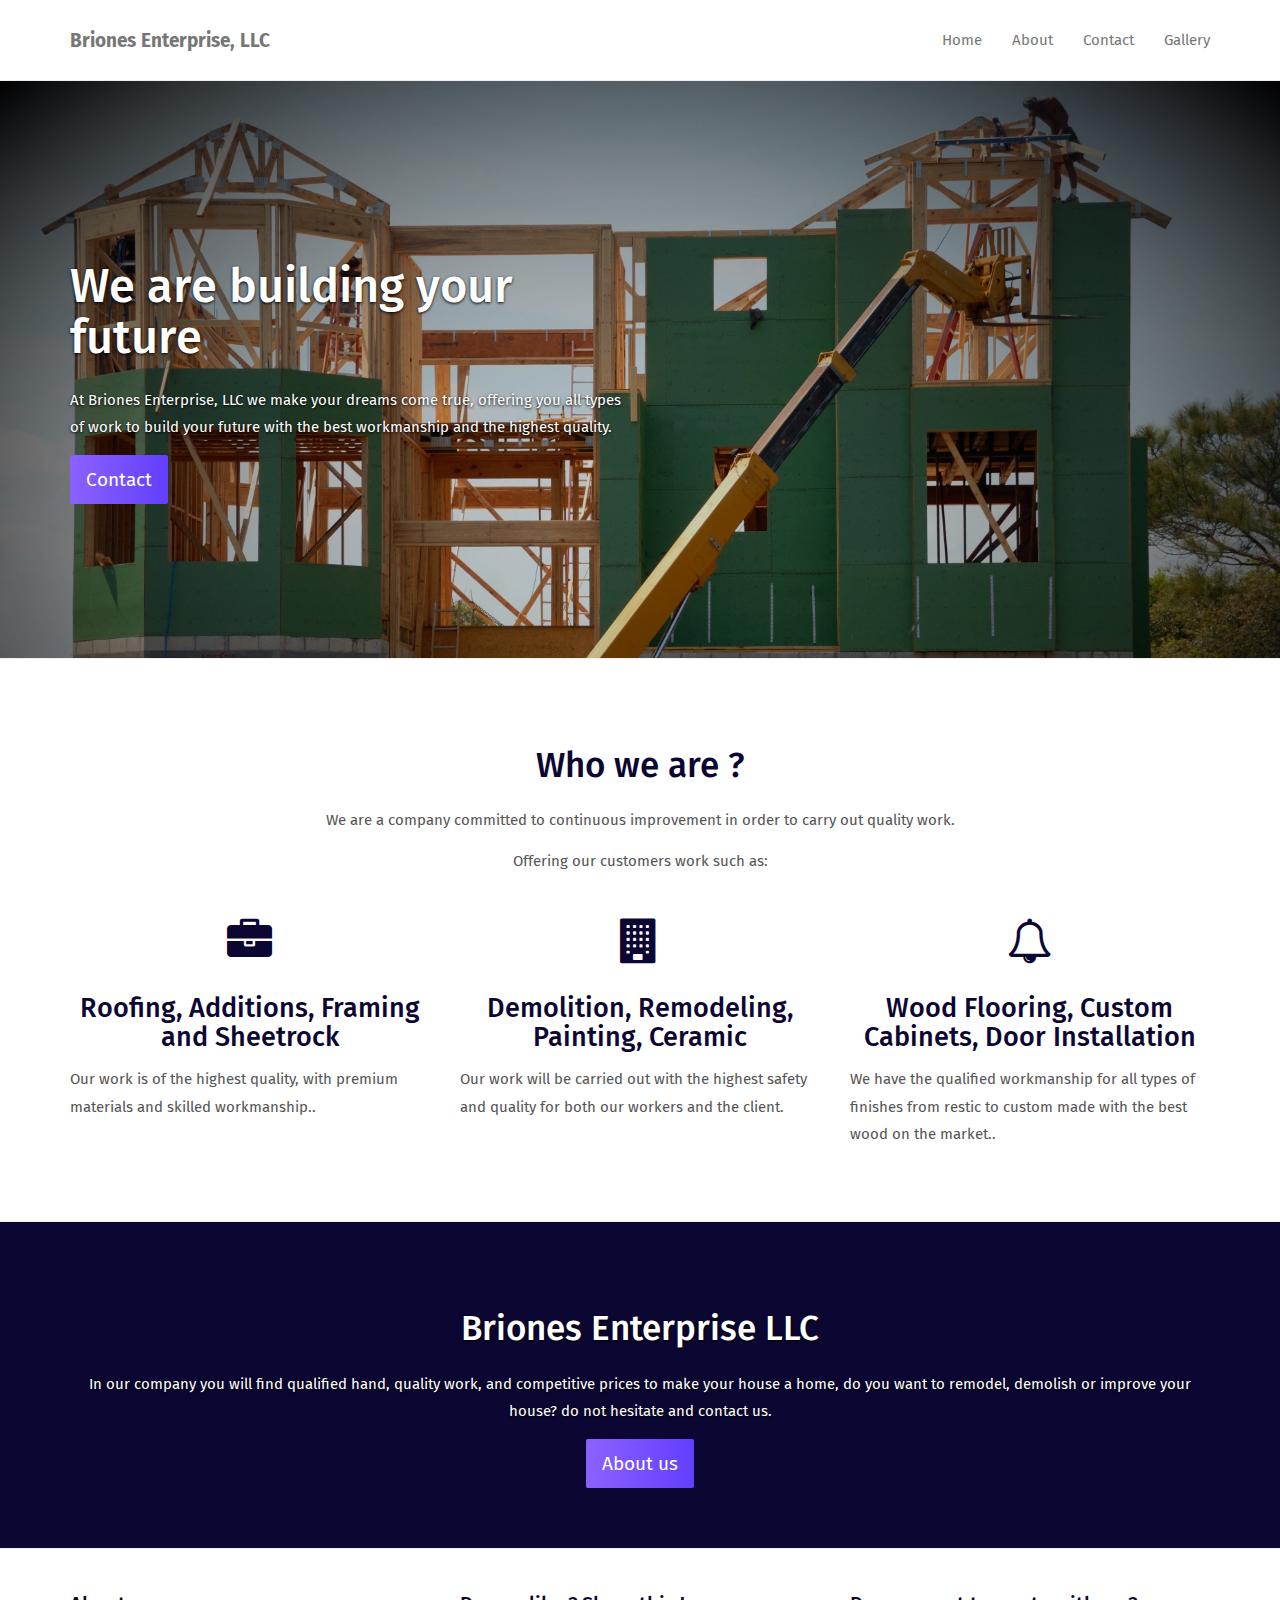
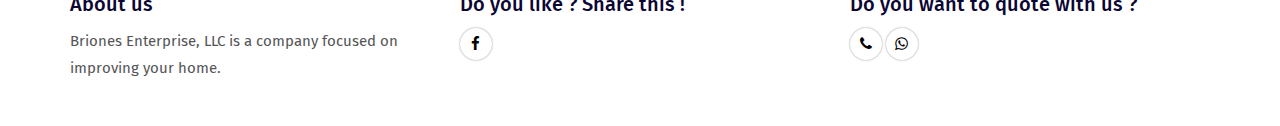
<file: index.html>
<!DOCTYPE html>
<html lang="en">

<head>
  <meta charset="UTF-8">
  <meta content="IE=edge" http-equiv="X-UA-Compatible">
  <meta content="width=device-width,initial-scale=1" name="viewport">
  <meta content="description" name="description">
  <meta name="google" content="notranslate" />
  <meta content="Mashup templates have been developped by Orson.io team" name="author">

  <!-- Disable tap highlight on IE -->
  <meta name="msapplication-tap-highlight" content="no">
  
  <link href="./assets/apple-touch-icon.png" rel="apple-touch-icon">
  <link href="./assets/favicon.ico" rel="icon">

 

  <title>Briones Enterprise, LLC</title>  

<link href="./main.a3f694c0.css" rel="stylesheet"></head>

<body>

 <!-- Add your content of header -->
<header>
  <nav class="navbar  navbar-fixed-top navbar-default">
    <div class="container">
      <div class="navbar-header">
        <button type="button" class="navbar-toggle uarr collapsed" data-toggle="collapse" data-target="#navbar-collapse-uarr"></button>
          <span class="sr-only">Toggle navigation</span>
          <span class="icon-bar"></span>
          <span class="icon-bar"></span>
          <span class="icon-bar"></span>
        </button>
        <a class="navbar-brand" href="./index.html" title="">
         <b>Briones Enterprise, LLC</b> 
        </a>
      </div>

      <div class="collapse navbar-collapse" id="navbar-collapse-uarr">
        <ul class="nav navbar-nav navbar-right">
          <li><a href="./index.html" title="" class="active">Home</a></li>
          <li><a href="./about.html" title=""> About</a></li>
          <li><a href="./contact.html" title="">Contact</a></li>
          <li><a href="./gallery.html" title="">Gallery</a></li>
        </ul>
      </div>
    </div>
  </nav>
</header>



<div class="white-text-container background-image-container" style="background-image: url('./assets/images/slanted-img.jpg')">
    <div class="opacity"></div>
    <div class="container">
        <div class="row">
           
            <div class="col-md-6">
                <h1>We are building your future</h1>
                <p>At Briones Enterprise, LLC we make your dreams come true, offering you all types of work to build your future with the best workmanship and the highest quality. </p>
                 <a href="./contact.html" title="" class="btn btn-lg btn-primary">Contact</a>
            </div>

        </div>
    </div>
</div>

<div class="section-container border-section-container">
    <div class="container">
            <div class="row">
                <div class="col-md-12 section-container-spacer">
                    <div class="text-center">
                        <h2>Who we are ?</h2>
                        <p> We are a company committed to continuous improvement in order to carry out quality work. </p>
                        <p>Offering our customers work such as:</p>
                    </div>
                </div>

                <div class="col-md-4">
                    <div class="fa-container">
                        <i class="fa fa-briefcase fa-3x" aria-hidden="true"></i>
                    </div>
                    <div class="text-center">
                        <h3>Roofing, Additions, Framing and Sheetrock</h3>
                    </div>
                    <div>
                        <p>Our work is of the highest quality, with premium materials and skilled workmanship..</p>
                    </div>
                </div>
                <div class="col-md-4">
                    <div class="fa-container">
                        <i class="fa fa-building fa-3x" aria-hidden="true"></i>
                    </div>
                    <div class="text-center">
                        <h3>Demolition, Remodeling, Painting, Ceramic</h3>
                    </div>
                    <div>
                        <p>Our work will be carried out with the highest safety and quality for both our workers and the client.
                        </p>
                    </div>
                </div>
                <div class="col-md-4">
                    <div class="fa-container">
                        <i class="fa fa-bell-o fa-3x" aria-hidden="true"></i>
                    </div>
                    <div class="text-center">
                        <h3>Wood Flooring, Custom Cabinets, Door Installation</h3>
                    </div>
                    <div>
                        <p>We have the qualified workmanship for all types of finishes from restic to custom made with the best wood on the market.. 
                        </p>
                    </div>
                </div>

            </div>
    </div>
</div>

<!-- <div class="section-container">
    <div class="container">
            <div class="row">
                <div class="col-xs-12">


                    <div id="carouselExampleIndicators" class="carousel slide" data-ride="carousel">
                        
                        <div class="carousel-inner" role="listbox">
                            <div class="item active">
                                <img class="img-responsive" src="./assets/images/Carrusel/CA1.jpg" alt="First slide">
                            </div>
                            <div class="item">
                                <img class="img-responsive" src="./assets/images/Carrusel/CA2.jpeg" alt="Second slide">
                            </div>
                            <div class="item">
                                <img class="img-responsive" src="./assets/images/Carrusel/CA3.jpeg" alt="Third slide">
                            </div>
                            <div class="item">
                                <img class="img-responsive" src="./assets/images/Carrusel/CA4.jpeg" alt="">
                            </div>
                            <!-- <div class="item">
                                <img class="img-responsive" src="./assets/images/Carrusel/CA5.jpg" alt="Third slide">
                            </div>
                            <div class="item">
                                <img class="img-responsive" src="./assets/images/Carrusel/CA6.jpg" alt="Third slide">
                            </div> -->
                        <!-- </div>
                        <ol class="carousel-indicators">
                            <li data-target="#carouselExampleIndicators" data-slide-to="0" class="active"></li>
                            <li data-target="#carouselExampleIndicators" data-slide-to="1"></li>
                            <li data-target="#carouselExampleIndicators" data-slide-to="2"></li>
                            <li data-target="#carouselExampleIndicators" data-slide-to="3"></li>
                            <li data-target="#carouselExampleIndicators" data-slide-to="4"></li>
                            <li data-target="#carouselExampleIndicators" data-slide-to="5"></li>
                            <li data-target="#carouselExampleIndicators" data-slide-to="6"></li> -->
                        <!-- </ol>
                    </div>


                </div>
            </div>
    </div>
</div>   -->


<div class="section-container background-color-container white-text-container">
    <div class="container">
        <div class="row">
            <div class="col-xs-12">
                <div class="text-center">
                    <h2>Briones Enterprise LLC</h2>
                    <p>In our company you will find qualified hand, quality work, and competitive prices to make your house a home, do you want to remodel, demolish or improve your house? do not hesitate and contact us.</p>
                    <a href="./about.html" title="" class="btn btn-primary btn-lg">About us</a>
                </div>
            </div>
        </div>
     </div>
 </div>
<!-- 
 <div class="section-container">
    <div class="container">
        <div class="row">                   
            <div class="col-md-7">
                <img class="img-responsive" src="./assets/images/img-06.png" alt="">
            </div>

            <div class="col-md-5">
                <ul class="features">
                    <li>
                        <h3>Dui augue</h3>
                        <p>Auctor augue mauris augue neque. Posuere lorem ipsum dolor sit amet consectetur adipiscing.
                        </p>
                    </li>
                    <li>
                        <h3>Malesuada</h3>
                        <p>Auctor augue mauris augue neque. Posuere lorem ipsum dolor sit amet consectetur adipiscing.
                        </p>
                    </li>
                    <li>
                        <h3>Bibendum</h3>
                        <p>Auctor augue mauris augue neque. Posuere lorem ipsum dolor sit amet consectetur adipiscing.
                        </p>
                    </li>
                </ul>
            </div>
        

              
            <div class="row">
                <div class="col-md-4">
                        <img class="img-responsive page-base-image" src="./assets/images/logo-01.png" alt="">

                </div>
                <div class="col-md-4">
                        <img class="img-responsive page-base-image" src="./assets/images/logo-02.png" alt="">
                </div>
                <div class="col-md-4">
                        <img class="img-responsive page-base-image" src="./assets/images/logo-03.png" alt="">
                </div>
            </div>
            
        </div>
    </div>
</div>
! -->





<footer>
    <div class="section-container footer-container">
        <div class="container">
            <div class="row">
                    <div class="col-md-4">
                        <h4>About us</h4>
                        <p>Briones Enterprise, LLC is a company focused on improving your home. </p>
                    </div>

                    <div class="col-md-4">
                        <h4>Do you like ? Share this !</h4>
                        <p>
                            <a href="https://facebook.com/" class="social-round-icon white-round-icon fa-icon" title="">
                            <i class="fa fa-facebook" aria-hidden="true"></i>
                          </a>
                          
                          <!-- <a href="https://www.linkedin.com/" class="social-round-icon white-round-icon fa-icon" title="">
                            <i class="fa fa-linkedin" aria-hidden="true"></i>
                          </a> -->
                        </p>
                        
                    </div>

                    <div class="col-md-4">
                        <h4>Do you want to quote with us ?</h4>
                        <a href="tel:+(504)3204964" class="social-round-icon white-round-icon fa-icon" title="">
                            <i class="fa fa-phone" aria-hidden="true"></i>
                         </a>
                         <a href="https://wa.me/13379626009" class="social-round-icon white-round-icon fa-icon" title="">
                            <i class="fa fa-whatsapp" aria-hidden="true"></i>
                          </a>
                        <!-- <div class="form-group">
                            <div class="input-group">
                                <input type="text" class="form-control footer-input-text">
                                <div class="input-group-btn">
                                    <button type="button" class="btn btn-primary btn-newsletter ">OK</button>
                                </div>
                            </div>
                        </div> -->


                    </div> 
            </div>
        </div>
    </div>
</footer>

<script>
  document.addEventListener("DOMContentLoaded", function (event) {
    navActivePage();
  });
</script>

<!-- Google Analytics: change UA-XXXXX-X to be your site's ID 

<script>
  (function (i, s, o, g, r, a, m) {
    i['GoogleAnalyticsObject'] = r; i[r] = i[r] || function () {
      (i[r].q = i[r].q || []).push(arguments)
    }, i[r].l = 1 * new Date(); a = s.createElement(o),
      m = s.getElementsByTagName(o)[0]; a.async = 1; a.src = g; m.parentNode.insertBefore(a, m)
  })(window, document, 'script', '//www.google-analytics.com/analytics.js', 'ga');
  ga('create', 'UA-XXXXX-X', 'auto');
  ga('send', 'pageview');
</script>

-->

<script type="text/javascript" src="./main.41beeca9.js"></script></body>

</html>
</file>
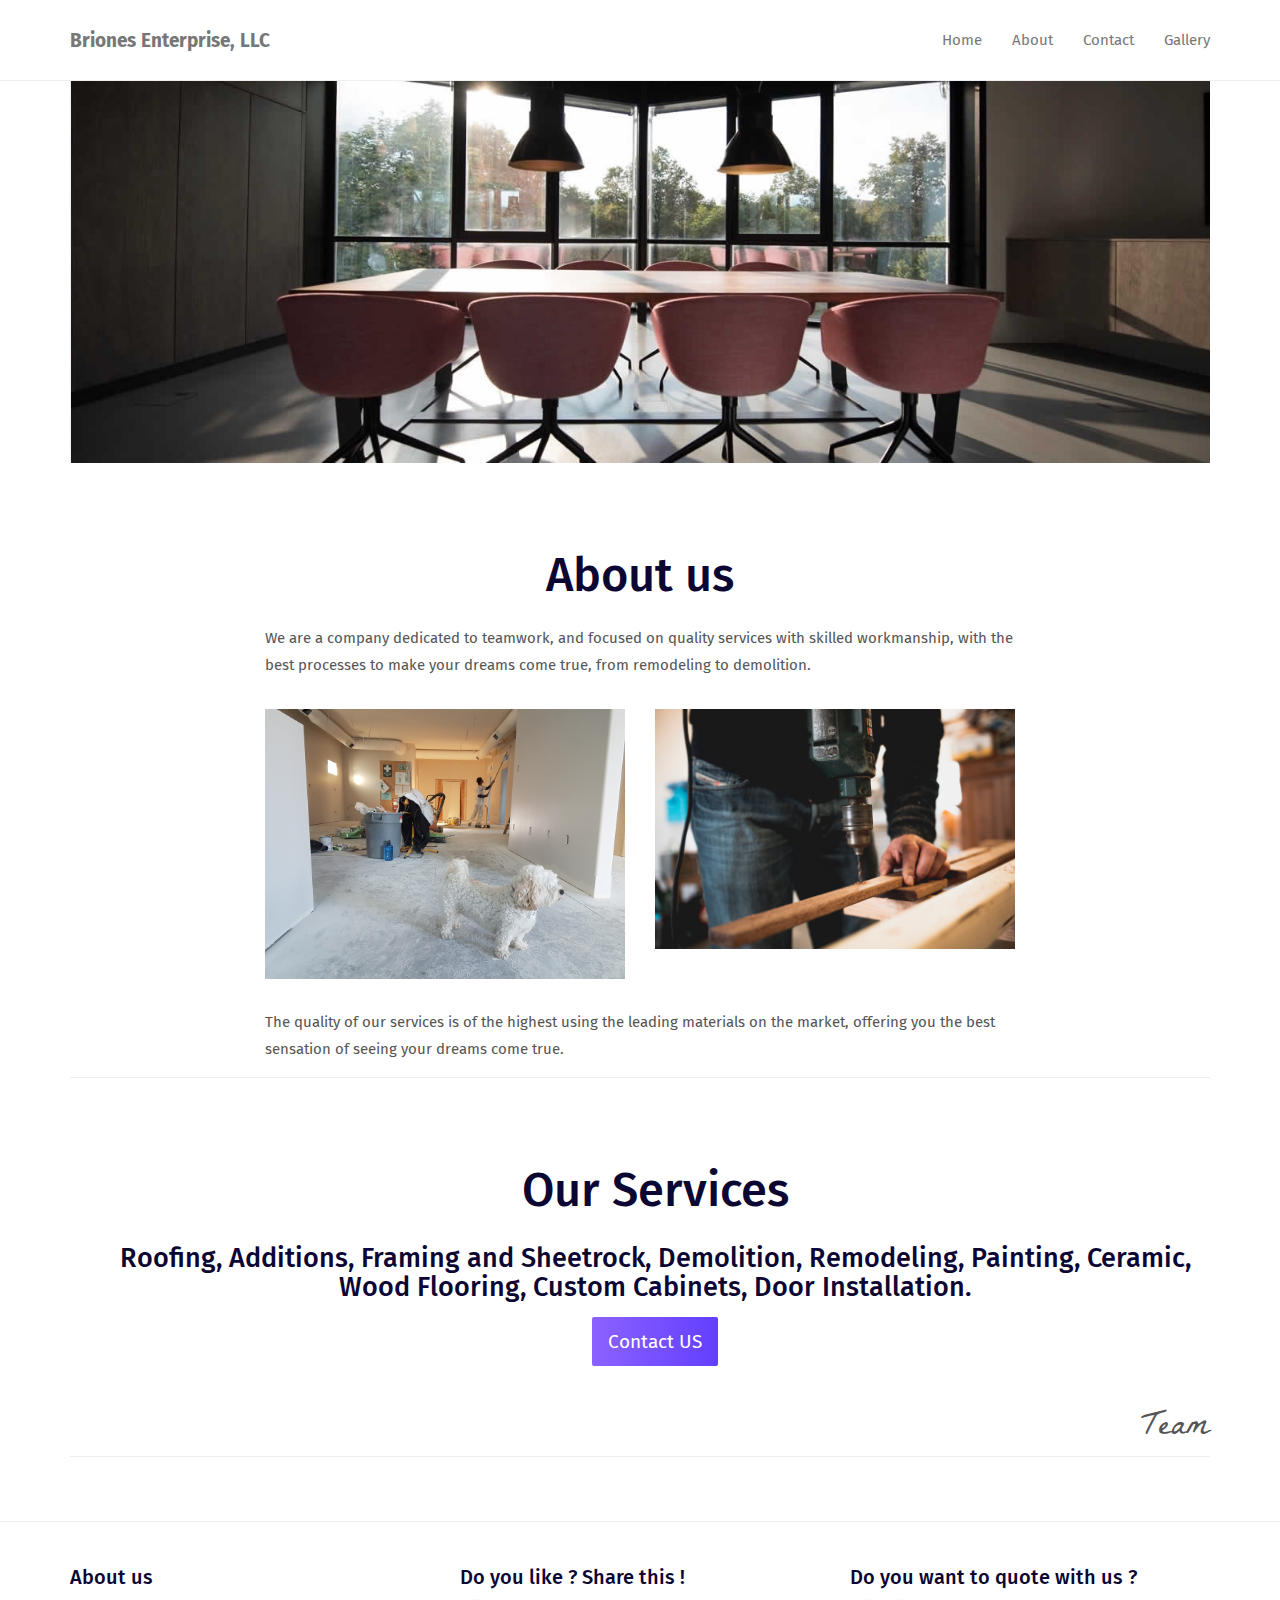
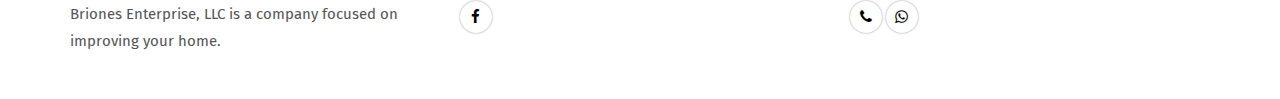
<file: about.html>
<!DOCTYPE html>
<html lang="en">

<head>
  <meta charset="UTF-8">
  <meta content="IE=edge" http-equiv="X-UA-Compatible">
  <meta content="width=device-width,initial-scale=1" name="viewport">
  <meta content="description" name="description">
  <meta name="google" content="notranslate" />
  <meta content="Mashup templates have been developped by Orson.io team" name="author">

  <!-- Disable tap highlight on IE -->
  <meta name="msapplication-tap-highlight" content="no">
  
  <link href="./assets/apple-touch-icon.png" rel="apple-touch-icon">
  <link href="./assets/favicon.ico" rel="icon">

 

  <title>Briones About</title>  

<link href="./main.a3f694c0.css" rel="stylesheet"></head>

<body>

 <!-- Add your content of header -->
 <header>
  <nav class="navbar  navbar-fixed-top navbar-default">
    <div class="container">
      <div class="navbar-header">
        <button type="button" class="navbar-toggle uarr collapsed" data-toggle="collapse" data-target="#navbar-collapse-uarr"></button>
          <span class="sr-only">Toggle navigation</span>
          <span class="icon-bar"></span>
          <span class="icon-bar"></span>
          <span class="icon-bar"></span>
        </button>
        <a class="navbar-brand" href="./index.html" title="">
         <b>Briones Enterprise, LLC</b> 
        </a>
      </div>

      <div class="collapse navbar-collapse" id="navbar-collapse-uarr">
        <ul class="nav navbar-nav navbar-right">
          <li><a href="./index.html" title="" >Home</a></li>
          <li><a href="./about.html" title="" class="active"> About</a></li>
          <li><a href="./contact.html" title="">Contact</a></li>
          <li><a href="./gallery.html" title="">Gallery</a></li>
        </ul>
      </div>
    </div>
  </nav>
</header>




<div class="">
    <div class="container">
        <div class="row">

            <div class="col-xs-12">
               <img class="img-responsive" src="./assets/images/img-01.jpg">
            </div>
        </div>
    </div>
</div>

<div class="section-container">
    <div class="container">
        <div class="row">
               <div class="col-xs-12 col-md-8 col-md-offset-2">
                    <div class="text-center">
                    <h1>About us</h1>
                     </div>   
                        <p class="section-container-spacer">We are a company dedicated to teamwork, and focused on quality services with skilled workmanship, with the best processes to make your dreams come true, from remodeling to demolition.
                        </p>

                    <div class="row section-container-spacer">
                        <div class="col-md-6">
                            <img class="img-responsive" src="./assets/images/img-03.jpg">
                        </div>
                        <div class="col-md-6">
                            <img class="img-responsive" src="./assets/images/img-02.jpg">
                        </div>
                    </div>

               </div>
               
                <div class="col-xs-12 col-md-8 col-md-offset-2">
              
                        <p>
                          The quality of our services is of the highest using the leading materials on the market, offering you the best sensation of seeing your dreams come true.</p>

                          <p>
                            
                          </p>    
                  </div>
            </div>
            <div class="section-container border-section-container">
              <div class="container">
                      <div class="row">
                          <div class="col-md-12 section-container-spacer">
                              <div class="text-center">
                                  <h1>Our Services</h1>
                                  <h3>Roofing, Additions, Framing and Sheetrock, Demolition, Remodeling, Painting, Ceramic, Wood Flooring, Custom Cabinets, Door Installation.</h3>
                                  <a href="./contact.html" title="" class="btn btn-lg btn-primary">Contact US</a>
                              </div>
                          </div>
          
              </div>
          </div>
            <small class="signature pull-right">Team</small>
        </div>

    </div>

</div>







<footer>
  <div class="section-container footer-container">
      <div class="container">
          <div class="row">
                  <div class="col-md-4">
                      <h4>About us</h4>
                      <p>Briones Enterprise, LLC is a company focused on improving your home. </p>
                  </div>

                  <div class="col-md-4">
                      <h4>Do you like ? Share this !</h4>
                      <p>
                          <a href="https://facebook.com/" class="social-round-icon white-round-icon fa-icon" title="">
                          <i class="fa fa-facebook" aria-hidden="true"></i>
                        </a>
                        
                        <!-- <a href="https://www.linkedin.com/" class="social-round-icon white-round-icon fa-icon" title="">
                          <i class="fa fa-linkedin" aria-hidden="true"></i>
                        </a> -->
                      </p>
                      
                  </div>

                  <div class="col-md-4">
                      <h4>Do you want to quote with us ?</h4>
                      <a href="tel:+(504)3204964" class="social-round-icon white-round-icon fa-icon" title="">
                          <i class="fa fa-phone" aria-hidden="true"></i>
                       </a>
                       <a href="https://wa.me/13379626009" class="social-round-icon white-round-icon fa-icon" title="">
                          <i class="fa fa-whatsapp" aria-hidden="true"></i>
                        </a>
                      <!-- <div class="form-group">
                          <div class="input-group">
                              <input type="text" class="form-control footer-input-text">
                              <div class="input-group-btn">
                                  <button type="button" class="btn btn-primary btn-newsletter ">OK</button>
                              </div>
                          </div>
                      </div> -->


                  </div> 
          </div>
      </div>
  </div>
</footer>
<script>
  document.addEventListener("DOMContentLoaded", function (event) {
    navActivePage();
  });
</script>

<!-- Google Analytics: change UA-XXXXX-X to be your site's ID 

<script>
  (function (i, s, o, g, r, a, m) {
    i['GoogleAnalyticsObject'] = r; i[r] = i[r] || function () {
      (i[r].q = i[r].q || []).push(arguments)
    }, i[r].l = 1 * new Date(); a = s.createElement(o),
      m = s.getElementsByTagName(o)[0]; a.async = 1; a.src = g; m.parentNode.insertBefore(a, m)
  })(window, document, 'script', '//www.google-analytics.com/analytics.js', 'ga');
  ga('create', 'UA-XXXXX-X', 'auto');
  ga('send', 'pageview');
</script>

--> 
<script type="text/javascript" src="./main.41beeca9.js"></script></body>

</html>
</file>
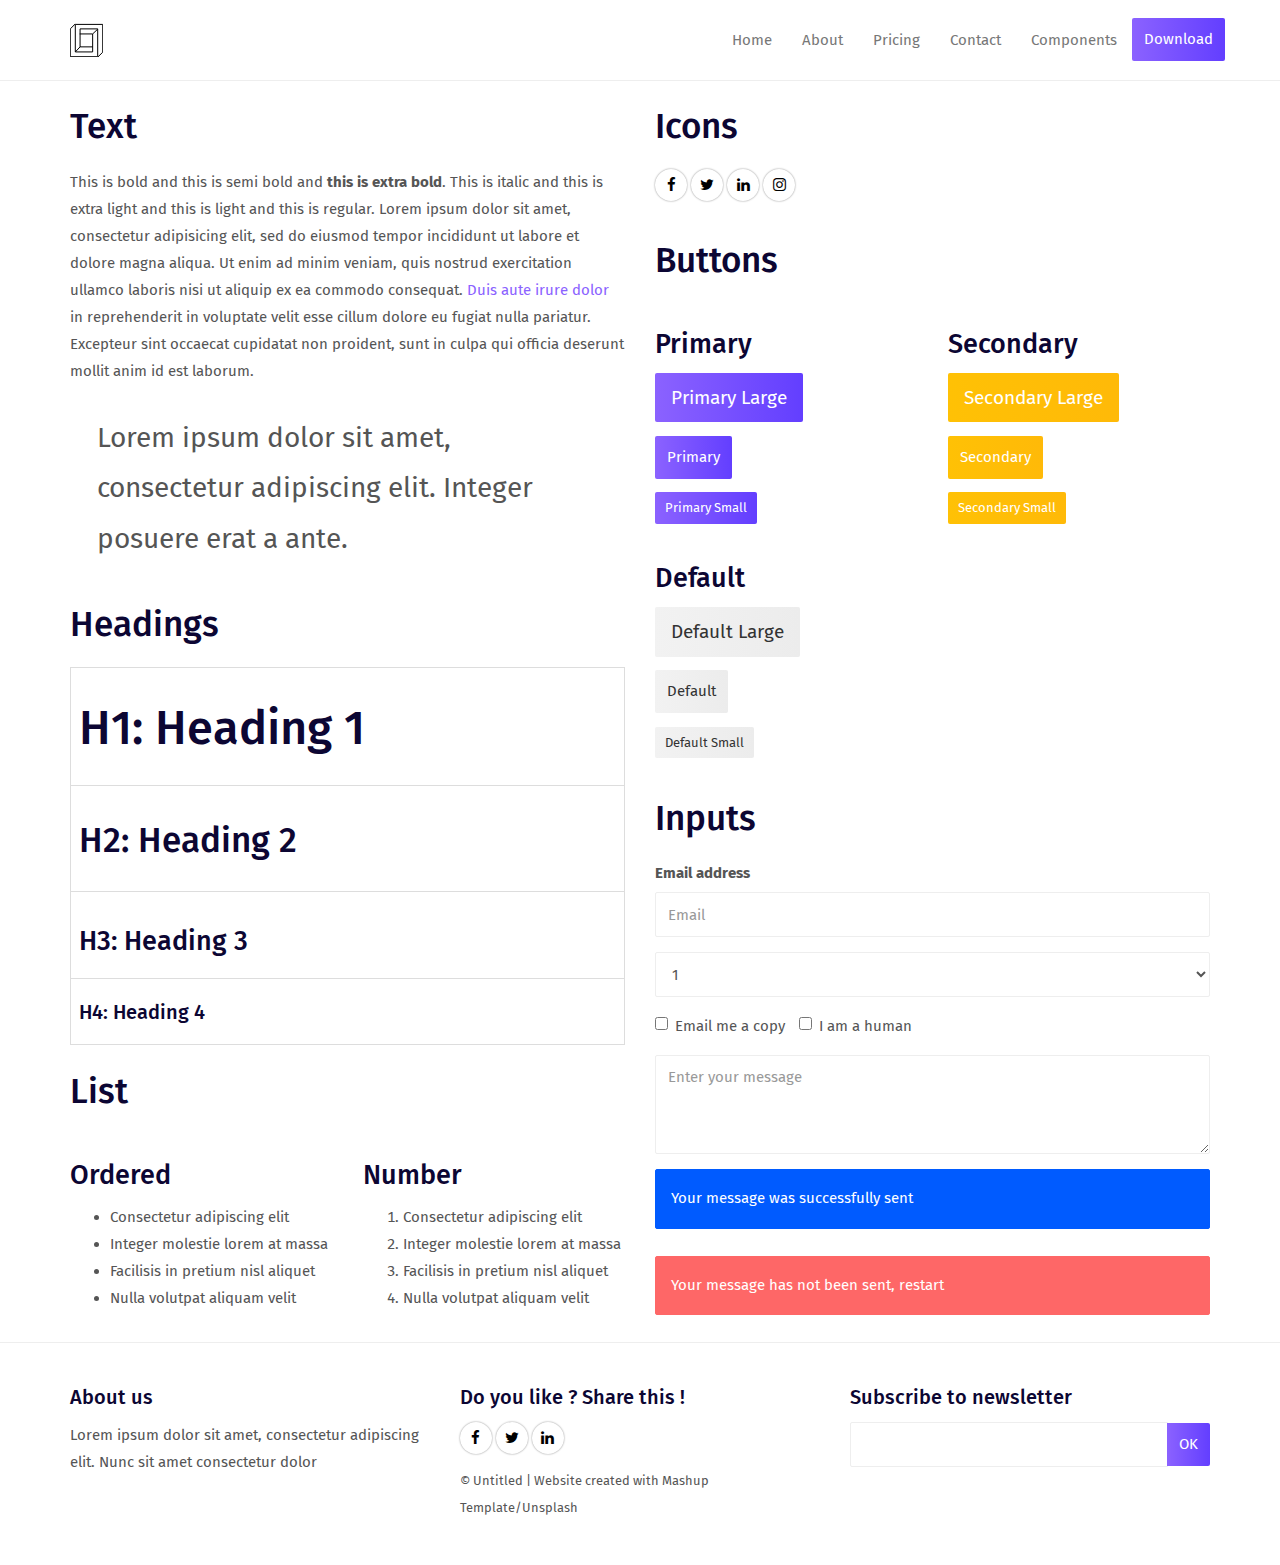
<file: components.html>
<!DOCTYPE html>
<html lang="en">

<head>
  <meta charset="UTF-8">
  <meta content="IE=edge" http-equiv="X-UA-Compatible">
  <meta content="width=device-width,initial-scale=1" name="viewport">
  <meta content="description" name="description">
  <meta name="google" content="notranslate" />
  <meta content="Mashup templates have been developped by Orson.io team" name="author">

  <!-- Disable tap highlight on IE -->
  <meta name="msapplication-tap-highlight" content="no">
  
  <link href="./assets/apple-touch-icon.png" rel="apple-touch-icon">
  <link href="./assets/favicon.ico" rel="icon">

 

  <title>Title page</title>  

<link href="./main.a3f694c0.css" rel="stylesheet"></head>

<body>

 <!-- Add your content of header -->
<header>
  <nav class="navbar  navbar-fixed-top navbar-default">
    <div class="container">
      <div class="navbar-header">
        <button type="button" class="navbar-toggle uarr collapsed" data-toggle="collapse" data-target="#navbar-collapse-uarr">
          <span class="sr-only">Toggle navigation</span>
          <span class="icon-bar"></span>
          <span class="icon-bar"></span>
          <span class="icon-bar"></span>
        </button>
        <a class="navbar-brand" href="./index.html" title="">
          <img src="./assets/images/mashuptemplate.svg" class="navbar-logo-img" alt="">
        </a>
      </div>

      <div class="collapse navbar-collapse" id="navbar-collapse-uarr">
        <ul class="nav navbar-nav navbar-right">
          <li><a href="./index.html" title="" class="active">Home</a></li>
          <li><a href="./about.html" title=""> About</a></li>
          <li><a href="./pricing.html" title=""> Pricing </a></li>
          <li><a href="./contact.html" title="">Contact</a></li>
          <li><a href="./components.html" title="">Components</a></li>
          <li>
            <p>
              <a href="./download.html" class="btn btn-primary navbar-btn" title="">Download</a>
            </p>
          </li>
          
        </ul>
      </div>
    </div>
  </nav>
</header>



<!-- Add your site or app content here -->
<div class="container">
    <div class="row">
      <div class="col-xs-12 col-md-6">

        <div class="template-example">
          <h2 class="template-title-example">Text</h2>
          <p>This is bold and this is semi bold and <b>this is extra bold</b>. This is italic and this is extra light and this is light
          and this is regular. Lorem ipsum dolor sit amet, consectetur adipisicing elit, sed do eiusmod
          tempor incididunt ut labore et dolore magna aliqua. Ut enim ad minim veniam,
          quis nostrud exercitation ullamco laboris nisi ut aliquip ex ea commodo
          consequat. <a href="">Duis aute irure dolor</a> in reprehenderit in voluptate velit esse
          cillum dolore eu fugiat nulla pariatur. Excepteur sint occaecat cupidatat non
          proident, sunt in culpa qui officia deserunt mollit anim id est laborum.

          <blockquote>
            <p>Lorem ipsum dolor sit amet, consectetur adipiscing elit. Integer posuere erat a ante.</p>
          </blockquote>
          
          </p>
        </div>

        <div class="template-example">
          <h2 class="template-title-example">Headings</h2>
          
          <table class="table table-bordered">
            <tr><td><h1>H1: Heading 1</h1></td></tr>
            <tr><td><h2>H2: Heading 2</h2></td></tr>
            <tr><td><h3>H3: Heading 3</h3></td></tr>
            <tr><td><h4>H4: Heading 4</h4></td></tr>
          </table>
          
        </div>

        
        <div class="template-example">
          <h2 class="template-title-example">List</h2>
          <div class="row">
            <div class="col-md-6">
              <h3 class="template-title-example">Ordered</h3>
              <ul>
                <li>Consectetur adipiscing elit</li>
                <li>Integer molestie lorem at massa</li>
                <li>Facilisis in pretium nisl aliquet</li>
                <li>Nulla volutpat aliquam velit</li>
              </ul>
            </div>
            <div class="col-md-6">
              <h3 class="template-title-example">Number</h3>
              <ol>
                <li>Consectetur adipiscing elit</li>
                <li>Integer molestie lorem at massa</li>
                <li>Facilisis in pretium nisl aliquet</li>
                <li>Nulla volutpat aliquam velit</li>
              </ol>
            </div>
          </div>
        </div>
        

        
      </div>

      <div class="col-xs-12 col-md-6">
        <div class="template-example">
          
          <div class="row">
            
            <div class="col-md-6">
                <h2 class="template-title-example">Icons</h2>
                <p>
                    <span class="fa-icon">
                      <i class="fa fa-facebook"></i>
                    </span>
                  
                    <span class="fa-icon">
                      <i class="fa fa-twitter"></i>
                    </span>
                  
                    <span class="fa-icon">
                      <i class="fa fa-linkedin"></i>
                    </span>
                 
                    <span class="fa-icon">
                      <i class="fa fa-instagram"></i>
                    </span>
                  
                </p>
            </div>

          </div>


          


        </div>

        <div class="template-example">
          <h2 class="template-title-example">Buttons</h2>
          <div class="row">
            <div class="col-md-6">
              <h3 class="template-title-example">Primary</h2>
              <div class="row">
                  <div class="col-md-6">
                  <p><a href="" class="btn btn-primary btn-lg">Primary Large</a></p>
                  <p><a href="" class="btn btn-primary">Primary </a></p>
                  <p><a href="" class="btn btn-primary btn-sm">Primary Small</a></p>
                </div>
              </div>

              <h3 class="template-title-example">Default</h2>
              <div class="row">
                  <div class="col-md-6">
                  <p><a href="" class="btn btn-default btn-lg">Default Large</a></p>
                  <p><a href="" class="btn btn-default">Default </a></p>
                  <p><a href="" class="btn btn-default btn-sm">Default Small</a></p>
                </div>
              </div>

            </div>

            <div class="col-md-6">
              <h3 class="template-title-example">Secondary</h2>
              <div class="row">
                  <div class="col-md-6">
                  <p><a href="" class="btn btn-info btn-lg">Secondary Large</a></p>
                  <p><a href="" class="btn btn-info">Secondary </a></p>
                  <p><a href="" class="btn btn-info btn-sm">Secondary Small</a></p>
                </div>
              </div>
            </div>
          </div>
        </div>
        
        <div class="template-example">
          <h2 class="template-title-example">Inputs</h2>

            <div class="form-group">
              <label for="exampleInputEmail1">Email address</label>
              <input type="email" class="form-control" id="exampleInputEmail1" placeholder="Email">
            </div>

            <div class="form-group">
              <select class="form-control">
                <option>1</option>
                <option>2</option>
                <option>3</option>
                <option>4</option>
                <option>5</option>
              </select>
            </div>

            <div class="form-group">
              <label class="checkbox-inline">
                <input 
                type="checkbox" id="inlineCheckbox1" value="option1"> Email me a copy
              </label>
              <label class="checkbox-inline">
                <input type="checkbox" id="inlineCheckbox2" value="option2"> I am a human
              </label>
            </div>

            <div class="form-group">
              <textarea class="form-control" rows="3" placeholder="Enter your message"></textarea>
            </div>
            
            <div class="alert alert-success" role="alert">Your message was successfully sent</div>
            <div class="alert alert-danger" role="alert">Your message has not been sent, restart</div>
        </div>




      </div>
    </div>
</div>
<footer>
    <div class="section-container footer-container">
        <div class="container">
            <div class="row">
                    <div class="col-md-4">
                        <h4>About us</h4>
                        <p>Lorem ipsum dolor sit amet, consectetur adipiscing elit. Nunc sit amet consectetur dolor</p>
                    </div>

                    <div class="col-md-4">
                        <h4>Do you like ? Share this !</h4>
                        <p>
                            <a href="https://facebook.com/" class="social-round-icon white-round-icon fa-icon" title="">
                            <i class="fa fa-facebook" aria-hidden="true"></i>
                          </a>
                          <a href="https://twitter.com/" class="social-round-icon white-round-icon fa-icon" title="">
                            <i class="fa fa-twitter" aria-hidden="true"></i>
                          </a>
                          <a href="https://www.linkedin.com/" class="social-round-icon white-round-icon fa-icon" title="">
                            <i class="fa fa-linkedin" aria-hidden="true"></i>
                          </a>
                        </p>
                        <p><small>© Untitled | Website created with <a href="http://www.mashup-template.com/" class="link-like-text" title="Create website with free html template">Mashup Template</a>/<a href="http://www.unsplash.com/" class="link-like-text" title="Beautiful Free Images">Unsplash</a></small></p>    
                    </div>

                    <div class="col-md-4">
                        <h4>Subscribe to newsletter</h4>
                        
                        <div class="form-group">
                            <div class="input-group">
                                <input type="text" class="form-control footer-input-text">
                                <div class="input-group-btn">
                                    <button type="button" class="btn btn-primary btn-newsletter ">OK</button>
                                </div>
                            </div>
                        </div>


                    </div>
            </div>
        </div>
    </div>
</footer>

<script>
  document.addEventListener("DOMContentLoaded", function (event) {
    navActivePage();
  });
</script>

<!-- Google Analytics: change UA-XXXXX-X to be your site's ID 

<script>
  (function (i, s, o, g, r, a, m) {
    i['GoogleAnalyticsObject'] = r; i[r] = i[r] || function () {
      (i[r].q = i[r].q || []).push(arguments)
    }, i[r].l = 1 * new Date(); a = s.createElement(o),
      m = s.getElementsByTagName(o)[0]; a.async = 1; a.src = g; m.parentNode.insertBefore(a, m)
  })(window, document, 'script', '//www.google-analytics.com/analytics.js', 'ga');
  ga('create', 'UA-XXXXX-X', 'auto');
  ga('send', 'pageview');
</script>

--> 
<script type="text/javascript" src="./main.41beeca9.js"></script></body>

</html>
</file>
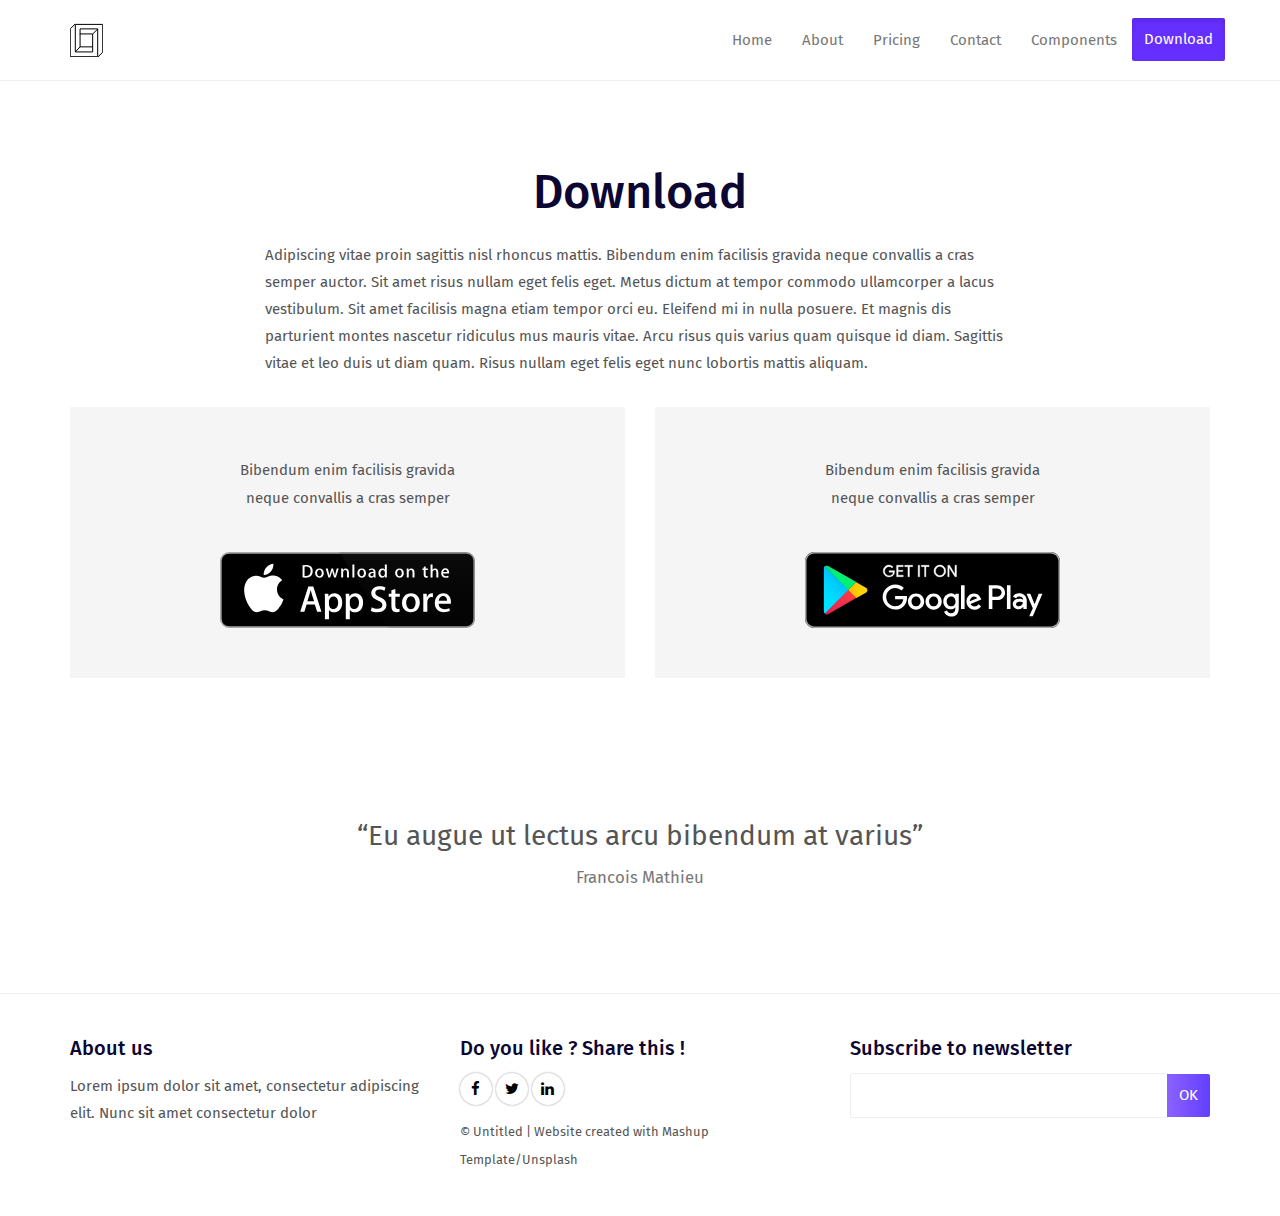
<file: download.html>
<!DOCTYPE html>
<html lang="en">

<head>
  <meta charset="UTF-8">
  <meta content="IE=edge" http-equiv="X-UA-Compatible">
  <meta content="width=device-width,initial-scale=1" name="viewport">
  <meta content="description" name="description">
  <meta name="google" content="notranslate" />
  <meta content="Mashup templates have been developped by Orson.io team" name="author">

  <!-- Disable tap highlight on IE -->
  <meta name="msapplication-tap-highlight" content="no">
  
  <link href="./assets/apple-touch-icon.png" rel="apple-touch-icon">
  <link href="./assets/favicon.ico" rel="icon">

 

  <title>Title page</title>  

<link href="./main.a3f694c0.css" rel="stylesheet"></head>

<body>

 <!-- Add your content of header -->
<header>
  <nav class="navbar  navbar-fixed-top navbar-default">
    <div class="container">
      <div class="navbar-header">
        <button type="button" class="navbar-toggle uarr collapsed" data-toggle="collapse" data-target="#navbar-collapse-uarr">
          <span class="sr-only">Toggle navigation</span>
          <span class="icon-bar"></span>
          <span class="icon-bar"></span>
          <span class="icon-bar"></span>
        </button>
        <a class="navbar-brand" href="./index.html" title="">
          <img src="./assets/images/mashuptemplate.svg" class="navbar-logo-img" alt="">
        </a>
      </div>

      <div class="collapse navbar-collapse" id="navbar-collapse-uarr">
        <ul class="nav navbar-nav navbar-right">
          <li><a href="./index.html" title="" class="active">Home</a></li>
          <li><a href="./about.html" title=""> About</a></li>
          <li><a href="./pricing.html" title=""> Pricing </a></li>
          <li><a href="./contact.html" title="">Contact</a></li>
          <li><a href="./components.html" title="">Components</a></li>
          <li>
            <p>
              <a href="./download.html" class="btn btn-primary navbar-btn" title="">Download</a>
            </p>
          </li>
          
        </ul>
      </div>
    </div>
  </nav>
</header>




<div class="section-container">
    <div class="container">
    
        <div class="row">
            <div class="col-xs-12 col-md-8 col-md-offset-2">
                <div class="section-container-spacer">
                    <div class="text-center">
                        <h1>Download</h1>
                    </div>
                    <p>Adipiscing vitae proin sagittis nisl rhoncus mattis. Bibendum enim facilisis gravida neque convallis
                        a cras semper auctor. Sit amet risus nullam eget felis eget. Metus dictum at tempor commodo ullamcorper
                        a lacus vestibulum. Sit amet facilisis magna etiam tempor orci eu. Eleifend mi in nulla posuere.
                        Et magnis dis parturient montes nascetur ridiculus mus mauris vitae. Arcu risus quis varius quam
                        quisque id diam. Sagittis vitae et leo duis ut diam quam. Risus nullam eget felis eget nunc lobortis
                        mattis aliquam.
                    </p>
                </div>
            </div>
        </div>

        <div class="row">
            <div class="col-md-6 ">
                <div class="download-card ">
                    <p>Bibendum enim facilisis gravida <br>neque convallis a cras semper </p>
                    <br>
                    <a href="https://itunes.apple.com/fr/genre/mac/" title=""> <img src="./assets/images/app-store-apple.svg" class="img-responsive" alt=""></a>
                </div>
            </div>
            <div class="col-md-6 ">
                <div class="download-card">
                    <p>Bibendum enim facilisis gravida <br>neque convallis a cras semper </p>
                    <br>
                    <a href="https://play.google.com/store/apps" title=""> <img src="./assets/images/google-play.svg" class="img-responsive" alt=""></a>
                </div>
                    
            </div>
        </div>
    </div>
</div>           


<div class="section-container">
    <div class="container">
        <div class="row">
            <div class="col-xs-12">

                <div class="text-center">
                    <blockquote>
                        <p>“Eu augue ut lectus arcu bibendum at varius”
                            <small class="">Francois Mathieu</small>
                        </p>
                    </blockquote>
                </div>

                

</div>
        </div>
    </div>
</div>





<footer>
    <div class="section-container footer-container">
        <div class="container">
            <div class="row">
                    <div class="col-md-4">
                        <h4>About us</h4>
                        <p>Lorem ipsum dolor sit amet, consectetur adipiscing elit. Nunc sit amet consectetur dolor</p>
                    </div>

                    <div class="col-md-4">
                        <h4>Do you like ? Share this !</h4>
                        <p>
                            <a href="https://facebook.com/" class="social-round-icon white-round-icon fa-icon" title="">
                            <i class="fa fa-facebook" aria-hidden="true"></i>
                          </a>
                          <a href="https://twitter.com/" class="social-round-icon white-round-icon fa-icon" title="">
                            <i class="fa fa-twitter" aria-hidden="true"></i>
                          </a>
                          <a href="https://www.linkedin.com/" class="social-round-icon white-round-icon fa-icon" title="">
                            <i class="fa fa-linkedin" aria-hidden="true"></i>
                          </a>
                        </p>
                        <p><small>© Untitled | Website created with <a href="http://www.mashup-template.com/" class="link-like-text" title="Create website with free html template">Mashup Template</a>/<a href="http://www.unsplash.com/" class="link-like-text" title="Beautiful Free Images">Unsplash</a></small></p>    
                    </div>

                    <div class="col-md-4">
                        <h4>Subscribe to newsletter</h4>
                        
                        <div class="form-group">
                            <div class="input-group">
                                <input type="text" class="form-control footer-input-text">
                                <div class="input-group-btn">
                                    <button type="button" class="btn btn-primary btn-newsletter ">OK</button>
                                </div>
                            </div>
                        </div>


                    </div>
            </div>
        </div>
    </div>
</footer>

<script>
  document.addEventListener("DOMContentLoaded", function (event) {
    navActivePage();
  });
</script>

<!-- Google Analytics: change UA-XXXXX-X to be your site's ID 

<script>
  (function (i, s, o, g, r, a, m) {
    i['GoogleAnalyticsObject'] = r; i[r] = i[r] || function () {
      (i[r].q = i[r].q || []).push(arguments)
    }, i[r].l = 1 * new Date(); a = s.createElement(o),
      m = s.getElementsByTagName(o)[0]; a.async = 1; a.src = g; m.parentNode.insertBefore(a, m)
  })(window, document, 'script', '//www.google-analytics.com/analytics.js', 'ga');
  ga('create', 'UA-XXXXX-X', 'auto');
  ga('send', 'pageview');
</script>

--> 
<script type="text/javascript" src="./main.41beeca9.js"></script></body>

</html>
</file>
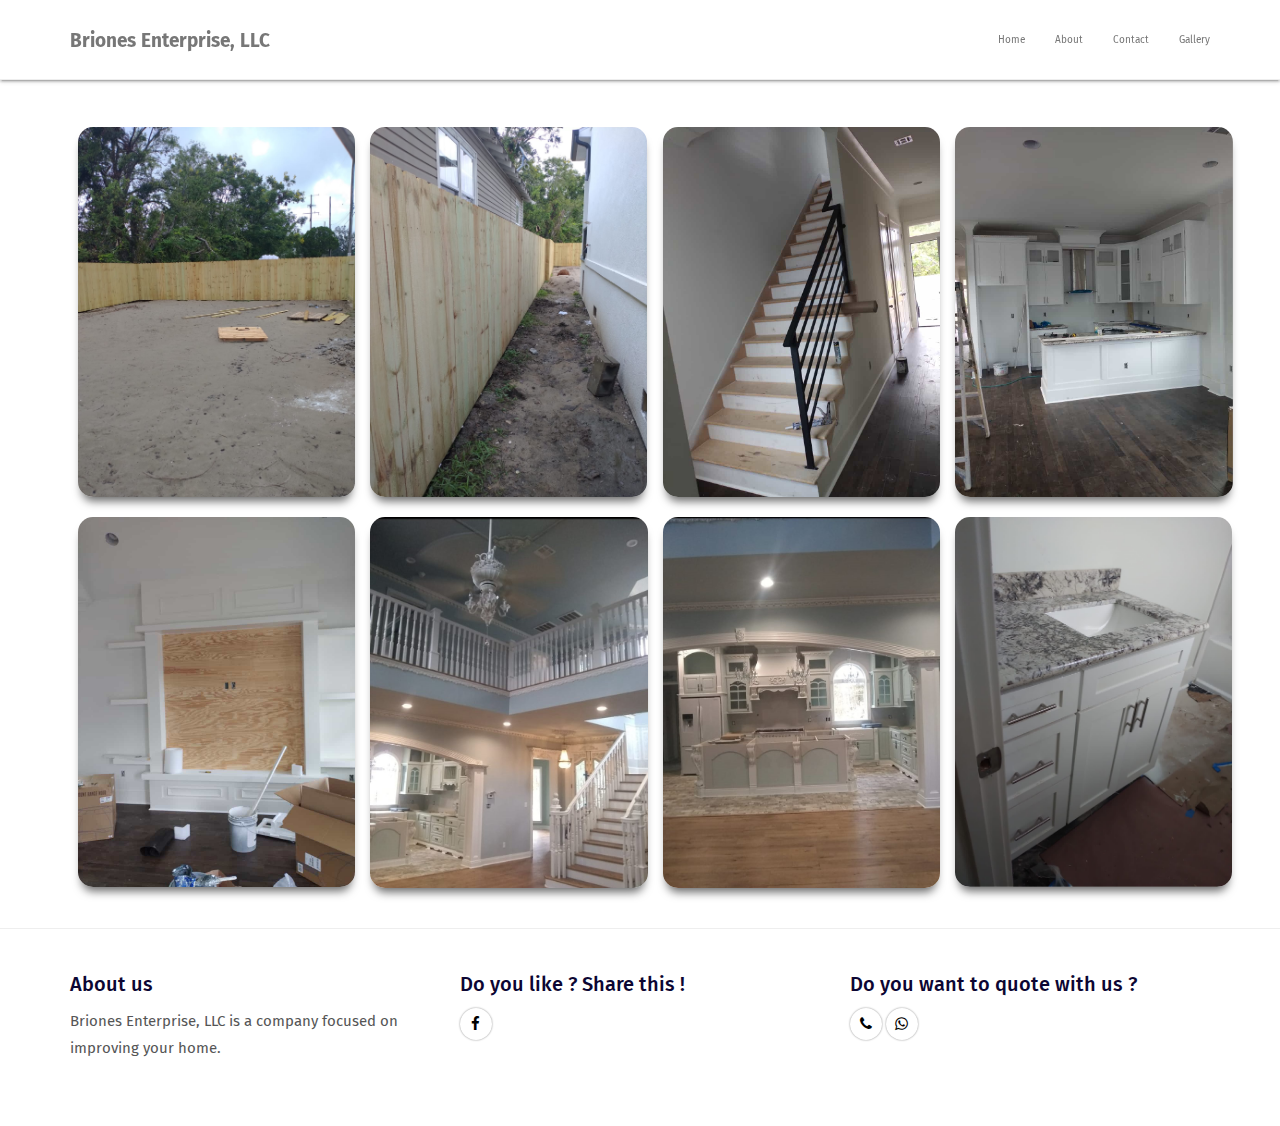
<file: gallery.html>
<!DOCTYPE html>
<html lang="en">

<head>
  <meta charset="UTF-8">
  <meta content="IE=edge" http-equiv="X-UA-Compatible">
  <meta content="width=device-width,initial-scale=1" name="viewport">
  <meta content="description" name="description">
  <meta name="google" content="notranslate" />
  <meta content="Mashup templates have been developped by Orson.io team" name="author">

  <!-- Disable tap highlight on IE -->
  <meta name="msapplication-tap-highlight" content="no">
  
  <link href="./assets/apple-touch-icon.png" rel="apple-touch-icon">
  <link href="./assets/favicon.ico" rel="icon">
  <link rel="stylesheet" href="https://cdnjs.cloudflare.com/ajax/libs/materialize/1.0.0/css/materialize.min.css">

 

  <title>Title page</title>  

<link href="./main.a3f694c0.css" rel="stylesheet"></head>
<link rel="stylesheet" href="./gallery/style.css">

<body>

 <!-- Add your content of header -->
 <header>
  <nav class="navbar  navbar-fixed-top navbar-default">
    <div class="container">
      <div class="navbar-header">
        <button type="button" class="navbar-toggle uarr collapsed" data-toggle="collapse" data-target="#navbar-collapse-uarr"></button>
          <span class="sr-only">Toggle navigation</span>
          <span class="icon-bar"></span>
          <span class="icon-bar"></span>
          <span class="icon-bar"></span>
        </button>
        <a class="navbar-brand" href="./index.html" title="">
         <b>Briones Enterprise, LLC</b> 
        </a>
      </div>

      <div class="collapse navbar-collapse" id="navbar-collapse-uarr">
        <ul class="nav navbar-nav navbar-right">
          <li><a href="./index.html" title="" >Home</a></li>
          <li><a href="./about.html" title="" > About</a></li>
          <li><a href="./contact.html" title="" >Contact</a></li>
          <li><a href="./gallery.html" title="" class="active">Gallery</a></li>
        </ul>
      </div>
    </div>
  </nav>
</header>

<div class="">
  <div class="container">
    <main class="container">
      <div class="row">
           <div class="col s12 center-align">
                <h1 class="titulo"></h1>
           </div>
      </div>

      <div class="row galeria">
           <div class="col s12 m4 l3">
                <div class="material-placeholder">
                     <img src="./gallery/img/1.jpeg" alt="" class="responsive-img materialboxed" data-caption="">
                </div>
           </div>
           
           <div class="col s12 m4 l3">
                <div class="material-placeholder">
                     <img src="./gallery/img/2.jpeg" alt="" class="responsive-img materialboxed" data-caption="">
                </div>
           </div>
           
           <div class="col s12 m4 l3">
                <div class="material-placeholder"><img src="./gallery/img/3.jpeg" alt="" class="responsive-img materialboxed" data-caption=""></div>
           </div>
           
           <div class="col s12 m4 l3">
                <div class="material-placeholder"><img src="./gallery/img/4.jpeg" alt="" class="responsive-img materialboxed" data-caption=""></div>
           </div>
           
           <div class="col s12 m4 l3">
                <div class="material-placeholder"><img src="./gallery/img/5.jpeg" alt="" class="responsive-img materialboxed" data-caption=""></div>
           </div>
           
           <div class="col s12 m4 l3">
                <div class="material-placeholder"><img src="./gallery/img/6.jpeg" alt="" class="responsive-img materialboxed" data-caption=""></div>
           </div>
           
           <div class="col s12 m4 l3">
                <div class="material-placeholder"><img src="./gallery/img/7.jpeg" alt="" class="responsive-img materialboxed" data-caption=""></div>
           </div>
           
           <div class="col s12 m4 l3">
                <div class="material-placeholder"><img src="./gallery/img/8.jpeg" alt="" class="responsive-img materialboxed" data-caption=""></div>
           </div>
<!--            
           <div class="col s12 m4 l3">
                <div class="material-placeholder"><img src="./gallery/img/9.jpg" alt="" class="responsive-img materialboxed" data-caption="Lorem ipsum dolor sit amet, consectetur adipisicing elit."></div>
           </div>
           
           <div class="col s12 m4 l3">
                <div class="material-placeholder"><img src="./gallery/img/10.jpg" alt="" class="responsive-img materialboxed" data-caption="Lorem ipsum dolor sit amet, consectetur adipisicing elit."></div>
           </div>
           
           <div class="col s12 m4 l3">
                <div class="material-placeholder"><img src="./gallery/img/11.jpg" alt="" class="responsive-img materialboxed" data-caption="Lorem ipsum dolor sit amet, consectetur adipisicing elit."></div>
           </div>
           
           <div class="col s12 m4 l3">
                <div class="material-placeholder"><img src="./gallery/img/12.jpg" alt="" class="responsive-img materialboxed" data-caption="Lorem ipsum dolor sit amet, consectetur adipisicing elit."></div>
           </div> -->
      </div>
 </main>

 <script src="https://cdnjs.cloudflare.com/ajax/libs/materialize/1.0.0/js/materialize.min.js"></script>
 <script src="./gallery/main.js"></script>
  </div>
</div>  
 

<footer>
  <div class="section-container footer-container">
      <div class="container">
          <div class="row">
                  <div class="col-md-4">
                      <h4>About us</h4>
                      <p>Briones Enterprise, LLC is a company focused on improving your home. </p>
                  </div>

                  <div class="col-md-4">
                      <h4>Do you like ? Share this !</h4>
                      <p>
                          <a href="https://facebook.com/" class="social-round-icon white-round-icon fa-icon" title="">
                          <i class="fa fa-facebook" aria-hidden="true"></i>
                        </a>
                        
                        <!-- <a href="https://www.linkedin.com/" class="social-round-icon white-round-icon fa-icon" title="">
                          <i class="fa fa-linkedin" aria-hidden="true"></i>
                        </a> -->
                      </p>
                      
                  </div>

                  <div class="col-md-4">
                      <h4>Do you want to quote with us ?</h4>
                      <a href="tel:+(504)3204964" class="social-round-icon white-round-icon fa-icon" title="">
                          <i class="fa fa-phone" aria-hidden="true"></i>
                       </a>
                       <a href="https://wa.me/13379626009" class="social-round-icon white-round-icon fa-icon" title="">
                          <i class="fa fa-whatsapp" aria-hidden="true"></i>
                        </a>
                      <!-- <div class="form-group">
                          <div class="input-group">
                              <input type="text" class="form-control footer-input-text">
                              <div class="input-group-btn">
                                  <button type="button" class="btn btn-primary btn-newsletter ">OK</button>
                              </div>
                          </div>
                      </div> -->


                  </div> 
          </div>
      </div>
  </div>
</footer>
<script>
  document.addEventListener("DOMContentLoaded", function (event) {
    navActivePage();
  });
</script>

<!-- Google Analytics: change UA-XXXXX-X to be your site's ID 

<script>
  (function (i, s, o, g, r, a, m) {
    i['GoogleAnalyticsObject'] = r; i[r] = i[r] || function () {
      (i[r].q = i[r].q || []).push(arguments)
    }, i[r].l = 1 * new Date(); a = s.createElement(o),
      m = s.getElementsByTagName(o)[0]; a.async = 1; a.src = g; m.parentNode.insertBefore(a, m)
  })(window, document, 'script', '//www.google-analytics.com/analytics.js', 'ga');
  ga('create', 'UA-XXXXX-X', 'auto');
  ga('send', 'pageview');
</script>

--> 
<script type="text/javascript" src="./main.41beeca9.js"></script></body>

</html>
</file>
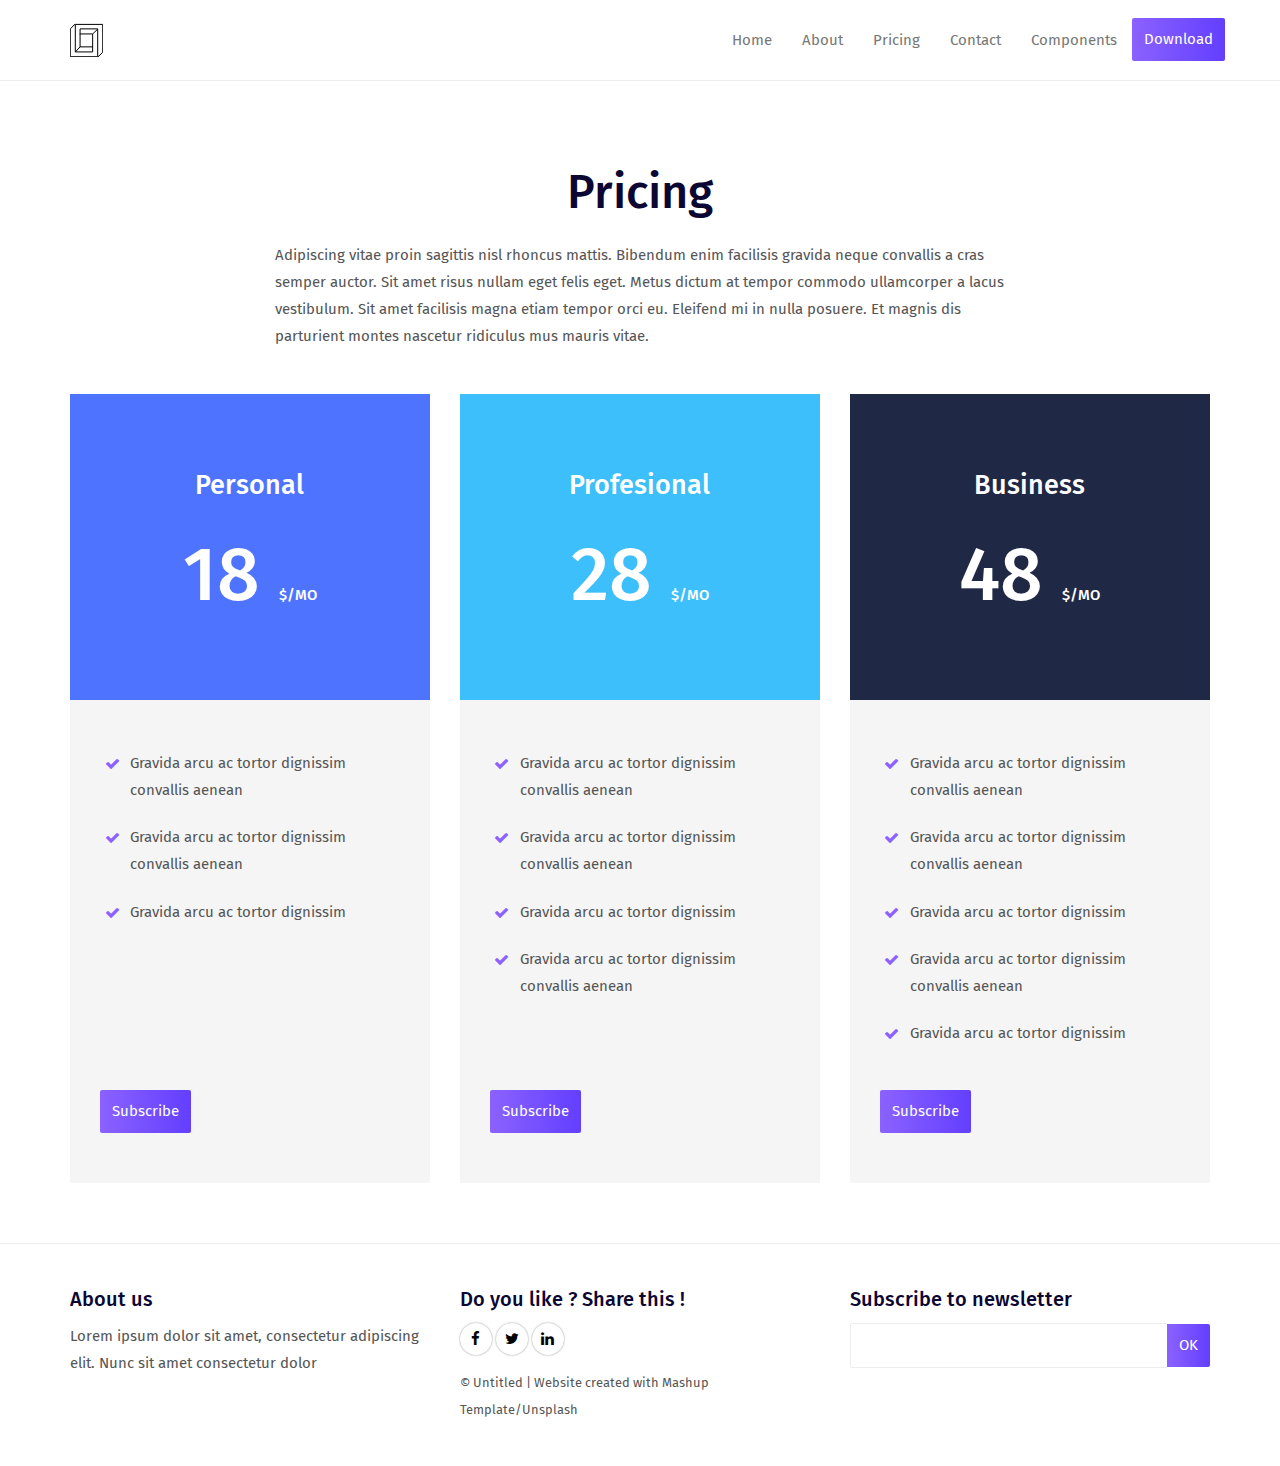
<file: pricing.html>
<!DOCTYPE html>
<html lang="en">

<head>
  <meta charset="UTF-8">
  <meta content="IE=edge" http-equiv="X-UA-Compatible">
  <meta content="width=device-width,initial-scale=1" name="viewport">
  <meta content="description" name="description">
  <meta name="google" content="notranslate" />
  <meta content="Mashup templates have been developped by Orson.io team" name="author">

  <!-- Disable tap highlight on IE -->
  <meta name="msapplication-tap-highlight" content="no">
  
  <link href="./assets/apple-touch-icon.png" rel="apple-touch-icon">
  <link href="./assets/favicon.ico" rel="icon">

 

  <title>Title page</title>  

<link href="./main.a3f694c0.css" rel="stylesheet"></head>

<body>

 <!-- Add your content of header -->
<header>
  <nav class="navbar  navbar-fixed-top navbar-default">
    <div class="container">
      <div class="navbar-header">
        <button type="button" class="navbar-toggle uarr collapsed" data-toggle="collapse" data-target="#navbar-collapse-uarr">
          <span class="sr-only">Toggle navigation</span>
          <span class="icon-bar"></span>
          <span class="icon-bar"></span>
          <span class="icon-bar"></span>
        </button>
        <a class="navbar-brand" href="./index.html" title="">
          <img src="./assets/images/mashuptemplate.svg" class="navbar-logo-img" alt="">
        </a>
      </div>

      <div class="collapse navbar-collapse" id="navbar-collapse-uarr">
        <ul class="nav navbar-nav navbar-right">
          <li><a href="./index.html" title="" class="active">Home</a></li>
          <li><a href="./about.html" title=""> About</a></li>
          <li><a href="./pricing.html" title=""> Pricing </a></li>
          <li><a href="./contact.html" title="">Contact</a></li>
          <li><a href="./components.html" title="">Components</a></li>
          <li>
            <p>
              <a href="./download.html" class="btn btn-primary navbar-btn" title="">Download</a>
            </p>
          </li>
          
        </ul>
      </div>
    </div>
  </nav>
</header>




<div class="section-container">
    <div class="container">
        <div class="row section-container-spacer">
            <div class="col-xs-12">
                <div class="text-center">
                    <h1>Pricing</h1>
                </div>
                <div class="col-md-8 col-md-offset-2">
                    <p>Adipiscing vitae proin sagittis nisl rhoncus mattis. Bibendum enim facilisis gravida neque convallis
                        a cras semper auctor. Sit amet risus nullam eget felis eget. Metus dictum at tempor commodo ullamcorper
                        a lacus vestibulum. Sit amet facilisis magna etiam tempor orci eu. Eleifend mi in nulla posuere.
                        Et magnis dis parturient montes nascetur ridiculus mus mauris vitae. 
                    </p>
                </div>
            </div>
        </div>

        <div class="row">
            <div class="col-md-4">
                <div class="pricing-card pricing-primary">
                    <h3>Personal</h3>
                    <h6 class="price">18 <span>$/MO</span></h6>
                </div>
                <div class="pricing-features">
                    <ul class="features">
                        <li>Gravida arcu ac tortor dignissim convallis aenean</li>
                        <li>Gravida arcu ac tortor dignissim convallis aenean</li>
                        <li>Gravida arcu ac tortor dignissim</li>
                    </ul>

                    <a href="contact.html" class="btn btn-primary" title="">Subscribe</a>
                </div>

            </div>
            <div class="col-md-4">
                <div class="pricing-card pricing-info">
                    <h3>Profesional</h3>
                    <h6 class="price"> 28 <span>$/MO</span></h6>
                </div>
                <div class="pricing-features">
                    <ul class="features">
                        <li>Gravida arcu ac tortor dignissim convallis aenean</li>
                        <li>Gravida arcu ac tortor dignissim convallis aenean</li>
                        <li>Gravida arcu ac tortor dignissim</li>
                        <li>Gravida arcu ac tortor dignissim convallis aenean</li>
                    </ul>
                    
                    <a href="contact.html" class="btn btn-primary" title="">Subscribe</a>
                </div>
            </div>
            <div class="col-md-4">
                <div class="pricing-card pricing-secondary">
                    <h3>Business</h3>
                    <h6 class="price">48 <span>$/MO</span></h6>
                </div>
                <div class="pricing-features">
                    <ul class="features">
                        <li>Gravida arcu ac tortor dignissim convallis aenean</li>
                        <li>Gravida arcu ac tortor dignissim convallis aenean</li>
                        <li>Gravida arcu ac tortor dignissim</li>
                        <li>Gravida arcu ac tortor dignissim convallis aenean</li>
                        <li>Gravida arcu ac tortor dignissim</li>
                    </ul>
                    <a href="contact.html" class="btn btn-primary" title="">Subscribe</a>
                </div>
            </div>
        </div>

    </div>
</div>  


<footer>
    <div class="section-container footer-container">
        <div class="container">
            <div class="row">
                    <div class="col-md-4">
                        <h4>About us</h4>
                        <p>Lorem ipsum dolor sit amet, consectetur adipiscing elit. Nunc sit amet consectetur dolor</p>
                    </div>

                    <div class="col-md-4">
                        <h4>Do you like ? Share this !</h4>
                        <p>
                            <a href="https://facebook.com/" class="social-round-icon white-round-icon fa-icon" title="">
                            <i class="fa fa-facebook" aria-hidden="true"></i>
                          </a>
                          <a href="https://twitter.com/" class="social-round-icon white-round-icon fa-icon" title="">
                            <i class="fa fa-twitter" aria-hidden="true"></i>
                          </a>
                          <a href="https://www.linkedin.com/" class="social-round-icon white-round-icon fa-icon" title="">
                            <i class="fa fa-linkedin" aria-hidden="true"></i>
                          </a>
                        </p>
                        <p><small>© Untitled | Website created with <a href="http://www.mashup-template.com/" class="link-like-text" title="Create website with free html template">Mashup Template</a>/<a href="http://www.unsplash.com/" class="link-like-text" title="Beautiful Free Images">Unsplash</a></small></p>    
                    </div>

                    <div class="col-md-4">
                        <h4>Subscribe to newsletter</h4>
                        
                        <div class="form-group">
                            <div class="input-group">
                                <input type="text" class="form-control footer-input-text">
                                <div class="input-group-btn">
                                    <button type="button" class="btn btn-primary btn-newsletter ">OK</button>
                                </div>
                            </div>
                        </div>


                    </div>
            </div>
        </div>
    </div>
</footer>

<script>
  document.addEventListener("DOMContentLoaded", function (event) {
    navActivePage();
  });
</script>

<!-- Google Analytics: change UA-XXXXX-X to be your site's ID 

<script>
  (function (i, s, o, g, r, a, m) {
    i['GoogleAnalyticsObject'] = r; i[r] = i[r] || function () {
      (i[r].q = i[r].q || []).push(arguments)
    }, i[r].l = 1 * new Date(); a = s.createElement(o),
      m = s.getElementsByTagName(o)[0]; a.async = 1; a.src = g; m.parentNode.insertBefore(a, m)
  })(window, document, 'script', '//www.google-analytics.com/analytics.js', 'ga');
  ga('create', 'UA-XXXXX-X', 'auto');
  ga('send', 'pageview');
</script>

--> 
<script type="text/javascript" src="./main.41beeca9.js"></script></body>

</html>
</file>
<file: gallery/style.css>
/* ------------------------- */
/* Estilos Generales */
/* ------------------------- */

body {
    
}

.titulo {
    font-size: 55px;
    text-transform: uppercase;
    letter-spacing: 7px;
}

.galeria img {
    box-shadow: 0 8px 10px -4px rgba(0,0,0,.6);
    border-radius: 15px;
}

.materialbox-caption {
    bottom: 30px;
    right: 0;
    width: 40%;
    height: auto;
    padding: 10px;
    margin: auto;
    background: #000;
    box-shadow: 5px 5px #fff;
    font-size: 20px;
    color: #fff;
    line-height: 28px;
}

.galeria .col {
    margin-bottom: 20px;
}

@media screen and (max-width: 600px){
    .materialbox-caption {
         width: 90%;
    }
}

@media screen and (max-width: 992px){
    .materialbox-caption {
         width: 70%;
    }
}
</file>
<file: main.a3f694c0.css>
@import url(https://fonts.googleapis.com/css?family=La+Belle+Aurore|Fira+Sans:400,700);@import url(https://maxcdn.bootstrapcdn.com/font-awesome/4.7.0/css/font-awesome.min.css);/*!
 * Bootstrap v3.3.7 (http://getbootstrap.com)
 * Copyright 2011-2016 Twitter, Inc.
 * Licensed under MIT (https://github.com/twbs/bootstrap/blob/master/LICENSE)
 */
/*! normalize.css v3.0.3 | MIT License | github.com/necolas/normalize.css */html{font-family:sans-serif;-ms-text-size-adjust:100%;-webkit-text-size-adjust:100%}body{margin:0}article,aside,details,figcaption,figure,footer,header,hgroup,main,menu,nav,section,summary{display:block}audio,canvas,progress,video{display:inline-block;vertical-align:baseline}audio:not([controls]){display:none;height:0}[hidden],template{display:none}a{background-color:transparent}a:active,a:hover{outline:0}abbr[title]{border-bottom:1px dotted}b,strong{font-weight:700}dfn{font-style:italic}h1{font-size:2em;margin:.67em 0}mark{background:#ff0;color:#000}small{font-size:80%}sub,sup{font-size:75%;line-height:0;position:relative;vertical-align:baseline}sup{top:-.5em}sub{bottom:-.25em}img{border:0}svg:not(:root){overflow:hidden}figure{margin:1em 40px}hr{box-sizing:content-box;height:0}pre{overflow:auto}code,kbd,pre,samp{font-family:monospace,monospace;font-size:1em}button,input,optgroup,select,textarea{color:inherit;font:inherit;margin:0}button{overflow:visible}button,select{text-transform:none}button,html input[type=button],input[type=reset],input[type=submit]{-webkit-appearance:button;cursor:pointer}button[disabled],html input[disabled]{cursor:default}button::-moz-focus-inner,input::-moz-focus-inner{border:0;padding:0}input{line-height:normal}input[type=checkbox],input[type=radio]{box-sizing:border-box;padding:0}input[type=number]::-webkit-inner-spin-button,input[type=number]::-webkit-outer-spin-button{height:auto}input[type=search]{-webkit-appearance:textfield;box-sizing:content-box}input[type=search]::-webkit-search-cancel-button,input[type=search]::-webkit-search-decoration{-webkit-appearance:none}fieldset{border:1px solid silver;margin:0 2px;padding:.35em .625em .75em}textarea{overflow:auto}optgroup{font-weight:700}table{border-collapse:collapse;border-spacing:0}td,th{padding:0}

/*! Source: https://github.com/h5bp/html5-boilerplate/blob/master/src/css/main.css */@media print{*,:after,:before{background:transparent!important;color:#000!important;box-shadow:none!important;text-shadow:none!important}a,a:visited{text-decoration:underline}a[href]:after{content:" (" attr(href) ")"}abbr[title]:after{content:" (" attr(title) ")"}a[href^="#"]:after,a[href^="javascript:"]:after{content:""}blockquote,pre{border:1px solid #999;page-break-inside:avoid}thead{display:table-header-group}img,tr{page-break-inside:avoid}img{max-width:100%!important}h2,h3,p{orphans:3;widows:3}h2,h3{page-break-after:avoid}.navbar{display:none}.btn>.caret,.dropup>.btn>.caret{border-top-color:#000!important}.label{border:1px solid #000}.table{border-collapse:collapse!important}.table td,.table th{background-color:#fff!important}.table-bordered td,.table-bordered th{border:1px solid #ddd!important}}*,:after,:before{-webkit-box-sizing:border-box;-moz-box-sizing:border-box;box-sizing:border-box}html{font-size:10px;-webkit-tap-highlight-color:transparent}body{font-family:Fira Sans,Helvetica,Arial,sans-serif;font-size:15px;line-height:1.81;color:#555;background-color:#fff}button,input,select,textarea{font-family:inherit;font-size:inherit;line-height:inherit}a{color:#8b62ff;text-decoration:none}a:focus,a:hover{color:#5216ff;text-decoration:underline}a:focus{outline:5px auto -webkit-focus-ring-color;outline-offset:-2px}figure{margin:0}img{vertical-align:middle}.img-responsive{display:block;max-width:100%;height:auto}.img-rounded{border-radius:2px}.img-thumbnail{padding:4px;line-height:1.81;background-color:#fff;border:1px solid #ddd;border-radius:2px;-webkit-transition:all .2s ease-in-out;-o-transition:all .2s ease-in-out;transition:all .2s ease-in-out;display:inline-block;max-width:100%;height:auto}.img-circle{border-radius:50%}hr{margin-top:27px;margin-bottom:27px;border:0;border-top:1px solid #eee}.sr-only{position:absolute;width:1px;height:1px;margin:-1px;padding:0;overflow:hidden;clip:rect(0,0,0,0);border:0}.sr-only-focusable:active,.sr-only-focusable:focus{position:static;width:auto;height:auto;margin:0;overflow:visible;clip:auto}[role=button]{cursor:pointer}.h1,.h2,.h3,.h4,.h5,.h6,h1,h2,h3,h4,h5,h6{font-family:inherit;font-weight:500;line-height:1.1;color:#0c0633}.h1 .small,.h1 small,.h2 .small,.h2 small,.h3 .small,.h3 small,.h4 .small,.h4 small,.h5 .small,.h5 small,.h6 .small,.h6 small,h1 .small,h1 small,h2 .small,h2 small,h3 .small,h3 small,h4 .small,h4 small,h5 .small,h5 small,h6 .small,h6 small{font-weight:400;line-height:1;color:#777}.h1,.h2,.h3,h1,h2,h3{margin-top:27px;margin-bottom:13.5px}.h1 .small,.h1 small,.h2 .small,.h2 small,.h3 .small,.h3 small,h1 .small,h1 small,h2 .small,h2 small,h3 .small,h3 small{font-size:65%}.h4,.h5,.h6,h4,h5,h6{margin-top:13.5px;margin-bottom:13.5px}.h4 .small,.h4 small,.h5 .small,.h5 small,.h6 .small,.h6 small,h4 .small,h4 small,h5 .small,h5 small,h6 .small,h6 small{font-size:75%}.h1,h1{font-size:47px}.h2,h2{font-size:35px}.h3,h3{font-size:27px}.h4,h4{font-size:20px}.h5,h5{font-size:15px}.h6,h6{font-size:13px}p{margin:0 0 13.5px}.lead{margin-bottom:27px;font-size:17px;font-weight:300;line-height:1.4}@media (min-width:768px){.lead{font-size:22.5px}}.small,small{font-size:86%}.mark,mark{background-color:#fcf8e3;padding:.2em}.text-left{text-align:left}.text-right{text-align:right}.text-center{text-align:center}.text-justify{text-align:justify}.text-nowrap{white-space:nowrap}.text-lowercase{text-transform:lowercase}.initialism,.text-uppercase{text-transform:uppercase}.text-capitalize{text-transform:capitalize}.text-muted{color:#777}.text-primary{color:#8b62ff}a.text-primary:focus,a.text-primary:hover{color:#652fff}.text-success{color:#fff}a.text-success:focus,a.text-success:hover{color:#e6e6e6}.text-info{color:#31708f}a.text-info:focus,a.text-info:hover{color:#245269}.text-warning{color:#8a6d3b}a.text-warning:focus,a.text-warning:hover{color:#66512c}.text-danger{color:#fff}a.text-danger:focus,a.text-danger:hover{color:#e6e6e6}.bg-primary{color:#fff;background-color:#8b62ff}a.bg-primary:focus,a.bg-primary:hover{background-color:#652fff}.bg-success{background-color:#005bff}a.bg-success:focus,a.bg-success:hover{background-color:#0049cc}.bg-info{background-color:#d9edf7}a.bg-info:focus,a.bg-info:hover{background-color:#afd9ee}.bg-warning{background-color:#fcf8e3}a.bg-warning:focus,a.bg-warning:hover{background-color:#f7ecb5}.bg-danger{background-color:#fe6767}a.bg-danger:focus,a.bg-danger:hover{background-color:#fe3434}.page-header{padding-bottom:12.5px;margin:54px 0 27px;border-bottom:1px solid #eee}ol,ul{margin-top:0;margin-bottom:13.5px}ol ol,ol ul,ul ol,ul ul{margin-bottom:0}.list-inline,.list-unstyled{padding-left:0;list-style:none}.list-inline{margin-left:-5px}.list-inline>li{display:inline-block;padding-left:5px;padding-right:5px}dl{margin-top:0;margin-bottom:27px}dd,dt{line-height:1.81}dt{font-weight:700}dd{margin-left:0}.dl-horizontal dd:after,.dl-horizontal dd:before{content:" ";display:table}.dl-horizontal dd:after{clear:both}@media (min-width:768px){.dl-horizontal dt{float:left;width:160px;clear:left;text-align:right;overflow:hidden;text-overflow:ellipsis;white-space:nowrap}.dl-horizontal dd{margin-left:180px}}abbr[data-original-title],abbr[title]{cursor:help;border-bottom:1px dotted #777}.initialism{font-size:90%}blockquote{padding:13.5px 27px;margin:0 0 27px;font-size:18.75px;border-left:5px solid #eee}blockquote ol:last-child,blockquote p:last-child,blockquote ul:last-child{margin-bottom:0}blockquote .small,blockquote footer,blockquote small{display:block;font-size:80%;line-height:1.81;color:#777}blockquote .small:before,blockquote footer:before,blockquote small:before{content:"\2014   \A0"}.blockquote-reverse,blockquote.pull-right{padding-right:15px;padding-left:0;border-right:5px solid #eee;border-left:0;text-align:right}.blockquote-reverse .small:before,.blockquote-reverse footer:before,.blockquote-reverse small:before,blockquote.pull-right .small:before,blockquote.pull-right footer:before,blockquote.pull-right small:before{content:""}.blockquote-reverse .small:after,.blockquote-reverse footer:after,.blockquote-reverse small:after,blockquote.pull-right .small:after,blockquote.pull-right footer:after,blockquote.pull-right small:after{content:"\A0   \2014"}address{margin-bottom:27px;font-style:normal;line-height:1.81}code,kbd,pre,samp{font-family:Menlo,Monaco,Consolas,Courier New,monospace}code{color:#c7254e;background-color:#f9f2f4}code,kbd{padding:2px 4px;font-size:90%;border-radius:2px}kbd{color:#fff;background-color:#333;box-shadow:inset 0 -1px 0 rgba(0,0,0,.25)}kbd kbd{padding:0;font-size:100%;font-weight:700;box-shadow:none}pre{display:block;padding:13px;margin:0 0 13.5px;font-size:14px;line-height:1.81;word-break:break-all;word-wrap:break-word;color:#333;background-color:#f5f5f5;border:1px solid #ccc;border-radius:2px}pre code{padding:0;font-size:inherit;color:inherit;white-space:pre-wrap;background-color:transparent;border-radius:0}.pre-scrollable{max-height:340px;overflow-y:scroll}.container{margin-right:auto;margin-left:auto;padding-left:15px;padding-right:15px}.container:after,.container:before{content:" ";display:table}.container:after{clear:both}@media (min-width:768px){.container{width:750px}}@media (min-width:992px){.container{width:970px}}@media (min-width:1200px){.container{width:1170px}}.container-fluid{margin-right:auto;margin-left:auto;padding-left:15px;padding-right:15px}.container-fluid:after,.container-fluid:before{content:" ";display:table}.container-fluid:after{clear:both}.row{margin-left:-15px;margin-right:-15px}.row:after,.row:before{content:" ";display:table}.row:after{clear:both}.col-lg-1,.col-lg-2,.col-lg-3,.col-lg-4,.col-lg-5,.col-lg-6,.col-lg-7,.col-lg-8,.col-lg-9,.col-lg-10,.col-lg-11,.col-lg-12,.col-md-1,.col-md-2,.col-md-3,.col-md-4,.col-md-5,.col-md-6,.col-md-7,.col-md-8,.col-md-9,.col-md-10,.col-md-11,.col-md-12,.col-sm-1,.col-sm-2,.col-sm-3,.col-sm-4,.col-sm-5,.col-sm-6,.col-sm-7,.col-sm-8,.col-sm-9,.col-sm-10,.col-sm-11,.col-sm-12,.col-xs-1,.col-xs-2,.col-xs-3,.col-xs-4,.col-xs-5,.col-xs-6,.col-xs-7,.col-xs-8,.col-xs-9,.col-xs-10,.col-xs-11,.col-xs-12{position:relative;min-height:1px;padding-left:15px;padding-right:15px}.col-xs-1,.col-xs-2,.col-xs-3,.col-xs-4,.col-xs-5,.col-xs-6,.col-xs-7,.col-xs-8,.col-xs-9,.col-xs-10,.col-xs-11,.col-xs-12{float:left}.col-xs-1{width:8.33333%}.col-xs-2{width:16.66667%}.col-xs-3{width:25%}.col-xs-4{width:33.33333%}.col-xs-5{width:41.66667%}.col-xs-6{width:50%}.col-xs-7{width:58.33333%}.col-xs-8{width:66.66667%}.col-xs-9{width:75%}.col-xs-10{width:83.33333%}.col-xs-11{width:91.66667%}.col-xs-12{width:100%}.col-xs-pull-0{right:auto}.col-xs-pull-1{right:8.33333%}.col-xs-pull-2{right:16.66667%}.col-xs-pull-3{right:25%}.col-xs-pull-4{right:33.33333%}.col-xs-pull-5{right:41.66667%}.col-xs-pull-6{right:50%}.col-xs-pull-7{right:58.33333%}.col-xs-pull-8{right:66.66667%}.col-xs-pull-9{right:75%}.col-xs-pull-10{right:83.33333%}.col-xs-pull-11{right:91.66667%}.col-xs-pull-12{right:100%}.col-xs-push-0{left:auto}.col-xs-push-1{left:8.33333%}.col-xs-push-2{left:16.66667%}.col-xs-push-3{left:25%}.col-xs-push-4{left:33.33333%}.col-xs-push-5{left:41.66667%}.col-xs-push-6{left:50%}.col-xs-push-7{left:58.33333%}.col-xs-push-8{left:66.66667%}.col-xs-push-9{left:75%}.col-xs-push-10{left:83.33333%}.col-xs-push-11{left:91.66667%}.col-xs-push-12{left:100%}.col-xs-offset-0{margin-left:0}.col-xs-offset-1{margin-left:8.33333%}.col-xs-offset-2{margin-left:16.66667%}.col-xs-offset-3{margin-left:25%}.col-xs-offset-4{margin-left:33.33333%}.col-xs-offset-5{margin-left:41.66667%}.col-xs-offset-6{margin-left:50%}.col-xs-offset-7{margin-left:58.33333%}.col-xs-offset-8{margin-left:66.66667%}.col-xs-offset-9{margin-left:75%}.col-xs-offset-10{margin-left:83.33333%}.col-xs-offset-11{margin-left:91.66667%}.col-xs-offset-12{margin-left:100%}@media (min-width:768px){.col-sm-1,.col-sm-2,.col-sm-3,.col-sm-4,.col-sm-5,.col-sm-6,.col-sm-7,.col-sm-8,.col-sm-9,.col-sm-10,.col-sm-11,.col-sm-12{float:left}.col-sm-1{width:8.33333%}.col-sm-2{width:16.66667%}.col-sm-3{width:25%}.col-sm-4{width:33.33333%}.col-sm-5{width:41.66667%}.col-sm-6{width:50%}.col-sm-7{width:58.33333%}.col-sm-8{width:66.66667%}.col-sm-9{width:75%}.col-sm-10{width:83.33333%}.col-sm-11{width:91.66667%}.col-sm-12{width:100%}.col-sm-pull-0{right:auto}.col-sm-pull-1{right:8.33333%}.col-sm-pull-2{right:16.66667%}.col-sm-pull-3{right:25%}.col-sm-pull-4{right:33.33333%}.col-sm-pull-5{right:41.66667%}.col-sm-pull-6{right:50%}.col-sm-pull-7{right:58.33333%}.col-sm-pull-8{right:66.66667%}.col-sm-pull-9{right:75%}.col-sm-pull-10{right:83.33333%}.col-sm-pull-11{right:91.66667%}.col-sm-pull-12{right:100%}.col-sm-push-0{left:auto}.col-sm-push-1{left:8.33333%}.col-sm-push-2{left:16.66667%}.col-sm-push-3{left:25%}.col-sm-push-4{left:33.33333%}.col-sm-push-5{left:41.66667%}.col-sm-push-6{left:50%}.col-sm-push-7{left:58.33333%}.col-sm-push-8{left:66.66667%}.col-sm-push-9{left:75%}.col-sm-push-10{left:83.33333%}.col-sm-push-11{left:91.66667%}.col-sm-push-12{left:100%}.col-sm-offset-0{margin-left:0}.col-sm-offset-1{margin-left:8.33333%}.col-sm-offset-2{margin-left:16.66667%}.col-sm-offset-3{margin-left:25%}.col-sm-offset-4{margin-left:33.33333%}.col-sm-offset-5{margin-left:41.66667%}.col-sm-offset-6{margin-left:50%}.col-sm-offset-7{margin-left:58.33333%}.col-sm-offset-8{margin-left:66.66667%}.col-sm-offset-9{margin-left:75%}.col-sm-offset-10{margin-left:83.33333%}.col-sm-offset-11{margin-left:91.66667%}.col-sm-offset-12{margin-left:100%}}@media (min-width:992px){.col-md-1,.col-md-2,.col-md-3,.col-md-4,.col-md-5,.col-md-6,.col-md-7,.col-md-8,.col-md-9,.col-md-10,.col-md-11,.col-md-12{float:left}.col-md-1{width:8.33333%}.col-md-2{width:16.66667%}.col-md-3{width:25%}.col-md-4{width:33.33333%}.col-md-5{width:41.66667%}.col-md-6{width:50%}.col-md-7{width:58.33333%}.col-md-8{width:66.66667%}.col-md-9{width:75%}.col-md-10{width:83.33333%}.col-md-11{width:91.66667%}.col-md-12{width:100%}.col-md-pull-0{right:auto}.col-md-pull-1{right:8.33333%}.col-md-pull-2{right:16.66667%}.col-md-pull-3{right:25%}.col-md-pull-4{right:33.33333%}.col-md-pull-5{right:41.66667%}.col-md-pull-6{right:50%}.col-md-pull-7{right:58.33333%}.col-md-pull-8{right:66.66667%}.col-md-pull-9{right:75%}.col-md-pull-10{right:83.33333%}.col-md-pull-11{right:91.66667%}.col-md-pull-12{right:100%}.col-md-push-0{left:auto}.col-md-push-1{left:8.33333%}.col-md-push-2{left:16.66667%}.col-md-push-3{left:25%}.col-md-push-4{left:33.33333%}.col-md-push-5{left:41.66667%}.col-md-push-6{left:50%}.col-md-push-7{left:58.33333%}.col-md-push-8{left:66.66667%}.col-md-push-9{left:75%}.col-md-push-10{left:83.33333%}.col-md-push-11{left:91.66667%}.col-md-push-12{left:100%}.col-md-offset-0{margin-left:0}.col-md-offset-1{margin-left:8.33333%}.col-md-offset-2{margin-left:16.66667%}.col-md-offset-3{margin-left:25%}.col-md-offset-4{margin-left:33.33333%}.col-md-offset-5{margin-left:41.66667%}.col-md-offset-6{margin-left:50%}.col-md-offset-7{margin-left:58.33333%}.col-md-offset-8{margin-left:66.66667%}.col-md-offset-9{margin-left:75%}.col-md-offset-10{margin-left:83.33333%}.col-md-offset-11{margin-left:91.66667%}.col-md-offset-12{margin-left:100%}}@media (min-width:1200px){.col-lg-1,.col-lg-2,.col-lg-3,.col-lg-4,.col-lg-5,.col-lg-6,.col-lg-7,.col-lg-8,.col-lg-9,.col-lg-10,.col-lg-11,.col-lg-12{float:left}.col-lg-1{width:8.33333%}.col-lg-2{width:16.66667%}.col-lg-3{width:25%}.col-lg-4{width:33.33333%}.col-lg-5{width:41.66667%}.col-lg-6{width:50%}.col-lg-7{width:58.33333%}.col-lg-8{width:66.66667%}.col-lg-9{width:75%}.col-lg-10{width:83.33333%}.col-lg-11{width:91.66667%}.col-lg-12{width:100%}.col-lg-pull-0{right:auto}.col-lg-pull-1{right:8.33333%}.col-lg-pull-2{right:16.66667%}.col-lg-pull-3{right:25%}.col-lg-pull-4{right:33.33333%}.col-lg-pull-5{right:41.66667%}.col-lg-pull-6{right:50%}.col-lg-pull-7{right:58.33333%}.col-lg-pull-8{right:66.66667%}.col-lg-pull-9{right:75%}.col-lg-pull-10{right:83.33333%}.col-lg-pull-11{right:91.66667%}.col-lg-pull-12{right:100%}.col-lg-push-0{left:auto}.col-lg-push-1{left:8.33333%}.col-lg-push-2{left:16.66667%}.col-lg-push-3{left:25%}.col-lg-push-4{left:33.33333%}.col-lg-push-5{left:41.66667%}.col-lg-push-6{left:50%}.col-lg-push-7{left:58.33333%}.col-lg-push-8{left:66.66667%}.col-lg-push-9{left:75%}.col-lg-push-10{left:83.33333%}.col-lg-push-11{left:91.66667%}.col-lg-push-12{left:100%}.col-lg-offset-0{margin-left:0}.col-lg-offset-1{margin-left:8.33333%}.col-lg-offset-2{margin-left:16.66667%}.col-lg-offset-3{margin-left:25%}.col-lg-offset-4{margin-left:33.33333%}.col-lg-offset-5{margin-left:41.66667%}.col-lg-offset-6{margin-left:50%}.col-lg-offset-7{margin-left:58.33333%}.col-lg-offset-8{margin-left:66.66667%}.col-lg-offset-9{margin-left:75%}.col-lg-offset-10{margin-left:83.33333%}.col-lg-offset-11{margin-left:91.66667%}.col-lg-offset-12{margin-left:100%}}table{background-color:transparent}caption{padding-top:8px;padding-bottom:8px;color:#777}caption,th{text-align:left}.table{width:100%;max-width:100%;margin-bottom:27px}.table>tbody>tr>td,.table>tbody>tr>th,.table>tfoot>tr>td,.table>tfoot>tr>th,.table>thead>tr>td,.table>thead>tr>th{padding:8px;line-height:1.81;vertical-align:top;border-top:1px solid #ddd}.table>thead>tr>th{vertical-align:bottom;border-bottom:2px solid #ddd}.table>caption+thead>tr:first-child>td,.table>caption+thead>tr:first-child>th,.table>colgroup+thead>tr:first-child>td,.table>colgroup+thead>tr:first-child>th,.table>thead:first-child>tr:first-child>td,.table>thead:first-child>tr:first-child>th{border-top:0}.table>tbody+tbody{border-top:2px solid #ddd}.table .table{background-color:#fff}.table-condensed>tbody>tr>td,.table-condensed>tbody>tr>th,.table-condensed>tfoot>tr>td,.table-condensed>tfoot>tr>th,.table-condensed>thead>tr>td,.table-condensed>thead>tr>th{padding:5px}.table-bordered,.table-bordered>tbody>tr>td,.table-bordered>tbody>tr>th,.table-bordered>tfoot>tr>td,.table-bordered>tfoot>tr>th,.table-bordered>thead>tr>td,.table-bordered>thead>tr>th{border:1px solid #ddd}.table-bordered>thead>tr>td,.table-bordered>thead>tr>th{border-bottom-width:2px}.table-striped>tbody>tr:nth-of-type(odd){background-color:#f9f9f9}.table-hover>tbody>tr:hover{background-color:#f5f5f5}table col[class*=col-]{position:static;float:none;display:table-column}table td[class*=col-],table th[class*=col-]{position:static;float:none;display:table-cell}.table>tbody>tr.active>td,.table>tbody>tr.active>th,.table>tbody>tr>td.active,.table>tbody>tr>th.active,.table>tfoot>tr.active>td,.table>tfoot>tr.active>th,.table>tfoot>tr>td.active,.table>tfoot>tr>th.active,.table>thead>tr.active>td,.table>thead>tr.active>th,.table>thead>tr>td.active,.table>thead>tr>th.active{background-color:#f5f5f5}.table-hover>tbody>tr.active:hover>td,.table-hover>tbody>tr.active:hover>th,.table-hover>tbody>tr:hover>.active,.table-hover>tbody>tr>td.active:hover,.table-hover>tbody>tr>th.active:hover{background-color:#e8e8e8}.table>tbody>tr.success>td,.table>tbody>tr.success>th,.table>tbody>tr>td.success,.table>tbody>tr>th.success,.table>tfoot>tr.success>td,.table>tfoot>tr.success>th,.table>tfoot>tr>td.success,.table>tfoot>tr>th.success,.table>thead>tr.success>td,.table>thead>tr.success>th,.table>thead>tr>td.success,.table>thead>tr>th.success{background-color:#005bff}.table-hover>tbody>tr.success:hover>td,.table-hover>tbody>tr.success:hover>th,.table-hover>tbody>tr:hover>.success,.table-hover>tbody>tr>td.success:hover,.table-hover>tbody>tr>th.success:hover{background-color:#0052e6}.table>tbody>tr.info>td,.table>tbody>tr.info>th,.table>tbody>tr>td.info,.table>tbody>tr>th.info,.table>tfoot>tr.info>td,.table>tfoot>tr.info>th,.table>tfoot>tr>td.info,.table>tfoot>tr>th.info,.table>thead>tr.info>td,.table>thead>tr.info>th,.table>thead>tr>td.info,.table>thead>tr>th.info{background-color:#d9edf7}.table-hover>tbody>tr.info:hover>td,.table-hover>tbody>tr.info:hover>th,.table-hover>tbody>tr:hover>.info,.table-hover>tbody>tr>td.info:hover,.table-hover>tbody>tr>th.info:hover{background-color:#c4e3f3}.table>tbody>tr.warning>td,.table>tbody>tr.warning>th,.table>tbody>tr>td.warning,.table>tbody>tr>th.warning,.table>tfoot>tr.warning>td,.table>tfoot>tr.warning>th,.table>tfoot>tr>td.warning,.table>tfoot>tr>th.warning,.table>thead>tr.warning>td,.table>thead>tr.warning>th,.table>thead>tr>td.warning,.table>thead>tr>th.warning{background-color:#fcf8e3}.table-hover>tbody>tr.warning:hover>td,.table-hover>tbody>tr.warning:hover>th,.table-hover>tbody>tr:hover>.warning,.table-hover>tbody>tr>td.warning:hover,.table-hover>tbody>tr>th.warning:hover{background-color:#faf2cc}.table>tbody>tr.danger>td,.table>tbody>tr.danger>th,.table>tbody>tr>td.danger,.table>tbody>tr>th.danger,.table>tfoot>tr.danger>td,.table>tfoot>tr.danger>th,.table>tfoot>tr>td.danger,.table>tfoot>tr>th.danger,.table>thead>tr.danger>td,.table>thead>tr.danger>th,.table>thead>tr>td.danger,.table>thead>tr>th.danger{background-color:#fe6767}.table-hover>tbody>tr.danger:hover>td,.table-hover>tbody>tr.danger:hover>th,.table-hover>tbody>tr:hover>.danger,.table-hover>tbody>tr>td.danger:hover,.table-hover>tbody>tr>th.danger:hover{background-color:#fe4e4e}.table-responsive{overflow-x:auto;min-height:.01%}@media screen and (max-width:767px){.table-responsive{width:100%;margin-bottom:20.25px;overflow-y:hidden;-ms-overflow-style:-ms-autohiding-scrollbar;border:1px solid #ddd}.table-responsive>.table{margin-bottom:0}.table-responsive>.table>tbody>tr>td,.table-responsive>.table>tbody>tr>th,.table-responsive>.table>tfoot>tr>td,.table-responsive>.table>tfoot>tr>th,.table-responsive>.table>thead>tr>td,.table-responsive>.table>thead>tr>th{white-space:nowrap}.table-responsive>.table-bordered{border:0}.table-responsive>.table-bordered>tbody>tr>td:first-child,.table-responsive>.table-bordered>tbody>tr>th:first-child,.table-responsive>.table-bordered>tfoot>tr>td:first-child,.table-responsive>.table-bordered>tfoot>tr>th:first-child,.table-responsive>.table-bordered>thead>tr>td:first-child,.table-responsive>.table-bordered>thead>tr>th:first-child{border-left:0}.table-responsive>.table-bordered>tbody>tr>td:last-child,.table-responsive>.table-bordered>tbody>tr>th:last-child,.table-responsive>.table-bordered>tfoot>tr>td:last-child,.table-responsive>.table-bordered>tfoot>tr>th:last-child,.table-responsive>.table-bordered>thead>tr>td:last-child,.table-responsive>.table-bordered>thead>tr>th:last-child{border-right:0}.table-responsive>.table-bordered>tbody>tr:last-child>td,.table-responsive>.table-bordered>tbody>tr:last-child>th,.table-responsive>.table-bordered>tfoot>tr:last-child>td,.table-responsive>.table-bordered>tfoot>tr:last-child>th{border-bottom:0}}fieldset{margin:0;min-width:0}fieldset,legend{padding:0;border:0}legend{display:block;width:100%;margin-bottom:27px;font-size:22.5px;line-height:inherit;color:#333;border-bottom:1px solid #e5e5e5}label{display:inline-block;max-width:100%;margin-bottom:5px;font-weight:700}input[type=search]{-webkit-box-sizing:border-box;-moz-box-sizing:border-box;box-sizing:border-box}input[type=checkbox],input[type=radio]{margin:4px 0 0;margin-top:1px\9;line-height:normal}input[type=file]{display:block}input[type=range]{display:block;width:100%}select[multiple],select[size]{height:auto}input[type=checkbox]:focus,input[type=file]:focus,input[type=radio]:focus{outline:5px auto -webkit-focus-ring-color;outline-offset:-2px}output{padding-top:9px}.form-control,output{display:block;font-size:15px;line-height:1.81;color:#555}.form-control{width:100%;height:45px;padding:8px 12px;background-color:#fff;background-image:none;border:1px solid #eee;border-radius:2px;-webkit-box-shadow:inset 0 1px 1px rgba(0,0,0,.075);box-shadow:inset 0 1px 1px rgba(0,0,0,.075);-webkit-transition:border-color .15s ease-in-out,box-shadow .15s ease-in-out;-o-transition:border-color ease-in-out .15s,box-shadow ease-in-out .15s;transition:border-color .15s ease-in-out,box-shadow .15s ease-in-out}.form-control:focus{border-color:#66afe9;outline:0;-webkit-box-shadow:inset 0 1px 1px rgba(0,0,0,.075),0 0 8px rgba(102,175,233,.6);box-shadow:inset 0 1px 1px rgba(0,0,0,.075),0 0 8px rgba(102,175,233,.6)}.form-control::-moz-placeholder{color:#999;opacity:1}.form-control:-ms-input-placeholder{color:#999}.form-control::-webkit-input-placeholder{color:#999}.form-control::-ms-expand{border:0;background-color:transparent}.form-control[disabled],.form-control[readonly],fieldset[disabled] .form-control{background-color:#eee;opacity:1}.form-control[disabled],fieldset[disabled] .form-control{cursor:not-allowed}textarea.form-control{height:auto}input[type=search]{-webkit-appearance:none}@media screen and (-webkit-min-device-pixel-ratio:0){input[type=date].form-control,input[type=datetime-local].form-control,input[type=month].form-control,input[type=time].form-control{line-height:45px}.input-group-sm>.input-group-btn>input[type=date].btn,.input-group-sm>.input-group-btn>input[type=datetime-local].btn,.input-group-sm>.input-group-btn>input[type=month].btn,.input-group-sm>.input-group-btn>input[type=time].btn,.input-group-sm>input[type=date].form-control,.input-group-sm>input[type=date].input-group-addon,.input-group-sm>input[type=datetime-local].form-control,.input-group-sm>input[type=datetime-local].input-group-addon,.input-group-sm>input[type=month].form-control,.input-group-sm>input[type=month].input-group-addon,.input-group-sm>input[type=time].form-control,.input-group-sm>input[type=time].input-group-addon,.input-group-sm input[type=date],.input-group-sm input[type=datetime-local],.input-group-sm input[type=month],.input-group-sm input[type=time],input[type=date].input-sm,input[type=datetime-local].input-sm,input[type=month].input-sm,input[type=time].input-sm{line-height:33px}.input-group-lg>.input-group-btn>input[type=date].btn,.input-group-lg>.input-group-btn>input[type=datetime-local].btn,.input-group-lg>.input-group-btn>input[type=month].btn,.input-group-lg>.input-group-btn>input[type=time].btn,.input-group-lg>input[type=date].form-control,.input-group-lg>input[type=date].input-group-addon,.input-group-lg>input[type=datetime-local].form-control,.input-group-lg>input[type=datetime-local].input-group-addon,.input-group-lg>input[type=month].form-control,.input-group-lg>input[type=month].input-group-addon,.input-group-lg>input[type=time].form-control,.input-group-lg>input[type=time].input-group-addon,.input-group-lg input[type=date],.input-group-lg input[type=datetime-local],.input-group-lg input[type=month],.input-group-lg input[type=time],input[type=date].input-lg,input[type=datetime-local].input-lg,input[type=month].input-lg,input[type=time].input-lg{line-height:52px}}.form-group{margin-bottom:15px}.checkbox,.radio{position:relative;display:block;margin-top:10px;margin-bottom:10px}.checkbox label,.radio label{min-height:27px;padding-left:20px;margin-bottom:0;font-weight:400;cursor:pointer}.checkbox-inline input[type=checkbox],.checkbox input[type=checkbox],.radio-inline input[type=radio],.radio input[type=radio]{position:absolute;margin-left:-20px;margin-top:4px\9}.checkbox+.checkbox,.radio+.radio{margin-top:-5px}.checkbox-inline,.radio-inline{position:relative;display:inline-block;padding-left:20px;margin-bottom:0;vertical-align:middle;font-weight:400;cursor:pointer}.checkbox-inline+.checkbox-inline,.radio-inline+.radio-inline{margin-top:0;margin-left:10px}.checkbox-inline.disabled,.checkbox.disabled label,.radio-inline.disabled,.radio.disabled label,fieldset[disabled] .checkbox-inline,fieldset[disabled] .checkbox label,fieldset[disabled] .radio-inline,fieldset[disabled] .radio label,fieldset[disabled] input[type=checkbox],fieldset[disabled] input[type=radio],input[type=checkbox].disabled,input[type=checkbox][disabled],input[type=radio].disabled,input[type=radio][disabled]{cursor:not-allowed}.form-control-static{padding-top:9px;padding-bottom:9px;margin-bottom:0;min-height:42px}.form-control-static.input-lg,.form-control-static.input-sm,.input-group-lg>.form-control-static.form-control,.input-group-lg>.form-control-static.input-group-addon,.input-group-lg>.input-group-btn>.form-control-static.btn,.input-group-sm>.form-control-static.form-control,.input-group-sm>.form-control-static.input-group-addon,.input-group-sm>.input-group-btn>.form-control-static.btn{padding-left:0;padding-right:0}.input-group-sm>.form-control,.input-group-sm>.input-group-addon,.input-group-sm>.input-group-btn>.btn,.input-sm{height:33px;padding:6px 10px;font-size:13px;line-height:1.5;border-radius:2px}.input-group-sm>.input-group-btn>select.btn,.input-group-sm>select.form-control,.input-group-sm>select.input-group-addon,select.input-sm{height:33px;line-height:33px}.input-group-sm>.input-group-btn>select[multiple].btn,.input-group-sm>.input-group-btn>textarea.btn,.input-group-sm>select[multiple].form-control,.input-group-sm>select[multiple].input-group-addon,.input-group-sm>textarea.form-control,.input-group-sm>textarea.input-group-addon,select[multiple].input-sm,textarea.input-sm{height:auto}.form-group-sm .form-control{height:33px;padding:6px 10px;font-size:13px;line-height:1.5;border-radius:2px}.form-group-sm select.form-control{height:33px;line-height:33px}.form-group-sm select[multiple].form-control,.form-group-sm textarea.form-control{height:auto}.form-group-sm .form-control-static{height:33px;min-height:40px;padding:7px 10px;font-size:13px;line-height:1.5}.input-group-lg>.form-control,.input-group-lg>.input-group-addon,.input-group-lg>.input-group-btn>.btn,.input-lg{height:52px;padding:12px 16px;font-size:19px;line-height:1.33333;border-radius:2px}.input-group-lg>.input-group-btn>select.btn,.input-group-lg>select.form-control,.input-group-lg>select.input-group-addon,select.input-lg{height:52px;line-height:52px}.input-group-lg>.input-group-btn>select[multiple].btn,.input-group-lg>.input-group-btn>textarea.btn,.input-group-lg>select[multiple].form-control,.input-group-lg>select[multiple].input-group-addon,.input-group-lg>textarea.form-control,.input-group-lg>textarea.input-group-addon,select[multiple].input-lg,textarea.input-lg{height:auto}.form-group-lg .form-control{height:52px;padding:12px 16px;font-size:19px;line-height:1.33333;border-radius:2px}.form-group-lg select.form-control{height:52px;line-height:52px}.form-group-lg select[multiple].form-control,.form-group-lg textarea.form-control{height:auto}.form-group-lg .form-control-static{height:52px;min-height:46px;padding:13px 16px;font-size:19px;line-height:1.33333}.has-feedback{position:relative}.has-feedback .form-control{padding-right:56.25px}.form-control-feedback{position:absolute;top:0;right:0;z-index:2;display:block;width:45px;height:45px;line-height:45px;text-align:center;pointer-events:none}.form-group-lg .form-control+.form-control-feedback,.input-group-lg+.form-control-feedback,.input-group-lg>.form-control+.form-control-feedback,.input-group-lg>.input-group-addon+.form-control-feedback,.input-group-lg>.input-group-btn>.btn+.form-control-feedback,.input-lg+.form-control-feedback{width:52px;height:52px;line-height:52px}.form-group-sm .form-control+.form-control-feedback,.input-group-sm+.form-control-feedback,.input-group-sm>.form-control+.form-control-feedback,.input-group-sm>.input-group-addon+.form-control-feedback,.input-group-sm>.input-group-btn>.btn+.form-control-feedback,.input-sm+.form-control-feedback{width:33px;height:33px;line-height:33px}.has-success .checkbox,.has-success .checkbox-inline,.has-success.checkbox-inline label,.has-success.checkbox label,.has-success .control-label,.has-success .help-block,.has-success .radio,.has-success .radio-inline,.has-success.radio-inline label,.has-success.radio label{color:#fff}.has-success .form-control{border-color:#fff;-webkit-box-shadow:inset 0 1px 1px rgba(0,0,0,.075);box-shadow:inset 0 1px 1px rgba(0,0,0,.075)}.has-success .form-control:focus{border-color:#e6e6e6;-webkit-box-shadow:inset 0 1px 1px rgba(0,0,0,.075),0 0 6px #fff;box-shadow:inset 0 1px 1px rgba(0,0,0,.075),0 0 6px #fff}.has-success .input-group-addon{color:#fff;border-color:#fff;background-color:#005bff}.has-success .form-control-feedback{color:#fff}.has-warning .checkbox,.has-warning .checkbox-inline,.has-warning.checkbox-inline label,.has-warning.checkbox label,.has-warning .control-label,.has-warning .help-block,.has-warning .radio,.has-warning .radio-inline,.has-warning.radio-inline label,.has-warning.radio label{color:#8a6d3b}.has-warning .form-control{border-color:#8a6d3b;-webkit-box-shadow:inset 0 1px 1px rgba(0,0,0,.075);box-shadow:inset 0 1px 1px rgba(0,0,0,.075)}.has-warning .form-control:focus{border-color:#66512c;-webkit-box-shadow:inset 0 1px 1px rgba(0,0,0,.075),0 0 6px #c0a16b;box-shadow:inset 0 1px 1px rgba(0,0,0,.075),0 0 6px #c0a16b}.has-warning .input-group-addon{color:#8a6d3b;border-color:#8a6d3b;background-color:#fcf8e3}.has-warning .form-control-feedback{color:#8a6d3b}.has-error .checkbox,.has-error .checkbox-inline,.has-error.checkbox-inline label,.has-error.checkbox label,.has-error .control-label,.has-error .help-block,.has-error .radio,.has-error .radio-inline,.has-error.radio-inline label,.has-error.radio label{color:#fff}.has-error .form-control{border-color:#fff;-webkit-box-shadow:inset 0 1px 1px rgba(0,0,0,.075);box-shadow:inset 0 1px 1px rgba(0,0,0,.075)}.has-error .form-control:focus{border-color:#e6e6e6;-webkit-box-shadow:inset 0 1px 1px rgba(0,0,0,.075),0 0 6px #fff;box-shadow:inset 0 1px 1px rgba(0,0,0,.075),0 0 6px #fff}.has-error .input-group-addon{color:#fff;border-color:#fff;background-color:#fe6767}.has-error .form-control-feedback{color:#fff}.has-feedback label~.form-control-feedback{top:32px}.has-feedback label.sr-only~.form-control-feedback{top:0}.help-block{display:block;margin-top:5px;margin-bottom:10px;color:#959595}@media (min-width:768px){.form-inline .form-group{display:inline-block;margin-bottom:0;vertical-align:middle}.form-inline .form-control{display:inline-block;width:auto;vertical-align:middle}.form-inline .form-control-static{display:inline-block}.form-inline .input-group{display:inline-table;vertical-align:middle}.form-inline .input-group .form-control,.form-inline .input-group .input-group-addon,.form-inline .input-group .input-group-btn{width:auto}.form-inline .input-group>.form-control{width:100%}.form-inline .control-label{margin-bottom:0;vertical-align:middle}.form-inline .checkbox,.form-inline .radio{display:inline-block;margin-top:0;margin-bottom:0;vertical-align:middle}.form-inline .checkbox label,.form-inline .radio label{padding-left:0}.form-inline .checkbox input[type=checkbox],.form-inline .radio input[type=radio]{position:relative;margin-left:0}.form-inline .has-feedback .form-control-feedback{top:0}}.form-horizontal .checkbox,.form-horizontal .checkbox-inline,.form-horizontal .radio,.form-horizontal .radio-inline{margin-top:0;margin-bottom:0;padding-top:9px}.form-horizontal .checkbox,.form-horizontal .radio{min-height:36px}.form-horizontal .form-group{margin-left:-15px;margin-right:-15px}.form-horizontal .form-group:after,.form-horizontal .form-group:before{content:" ";display:table}.form-horizontal .form-group:after{clear:both}@media (min-width:768px){.form-horizontal .control-label{text-align:right;margin-bottom:0;padding-top:9px}}.form-horizontal .has-feedback .form-control-feedback{right:15px}@media (min-width:768px){.form-horizontal .form-group-lg .control-label{padding-top:13px;font-size:19px}}@media (min-width:768px){.form-horizontal .form-group-sm .control-label{padding-top:7px;font-size:13px}}.btn{display:inline-block;margin-bottom:0;font-weight:400;text-align:center;vertical-align:middle;touch-action:manipulation;cursor:pointer;background-image:none;border:1px solid transparent;white-space:nowrap;padding:8px 12px;font-size:15px;line-height:1.81;border-radius:2px;-webkit-user-select:none;-moz-user-select:none;-ms-user-select:none;user-select:none}.btn.active.focus,.btn.active:focus,.btn.focus,.btn:active.focus,.btn:active:focus,.btn:focus{outline:5px auto -webkit-focus-ring-color;outline-offset:-2px}.btn.focus,.btn:focus,.btn:hover{color:#333;text-decoration:none}.btn.active,.btn:active{outline:0;background-image:none;-webkit-box-shadow:inset 0 3px 5px rgba(0,0,0,.125);box-shadow:inset 0 3px 5px rgba(0,0,0,.125)}.btn.disabled,.btn[disabled],fieldset[disabled] .btn{cursor:not-allowed;opacity:.65;filter:alpha(opacity=65);-webkit-box-shadow:none;box-shadow:none}a.btn.disabled,fieldset[disabled] a.btn{pointer-events:none}.btn-default{color:#333;background-color:#fff;border-color:#ccc}.btn-default.focus,.btn-default:focus{color:#333;background-color:#e6e6e6;border-color:#8c8c8c}.btn-default.active,.btn-default:active,.btn-default:hover,.open>.btn-default.dropdown-toggle{color:#333;background-color:#e6e6e6;border-color:#adadad}.btn-default.active.focus,.btn-default.active:focus,.btn-default.active:hover,.btn-default:active.focus,.btn-default:active:focus,.btn-default:active:hover,.open>.btn-default.dropdown-toggle.focus,.open>.btn-default.dropdown-toggle:focus,.open>.btn-default.dropdown-toggle:hover{color:#333;background-color:#d4d4d4;border-color:#8c8c8c}.btn-default.active,.btn-default:active,.open>.btn-default.dropdown-toggle{background-image:none}.btn-default.disabled.focus,.btn-default.disabled:focus,.btn-default.disabled:hover,.btn-default[disabled].focus,.btn-default[disabled]:focus,.btn-default[disabled]:hover,fieldset[disabled] .btn-default.focus,fieldset[disabled] .btn-default:focus,fieldset[disabled] .btn-default:hover{background-color:#fff;border-color:#ccc}.btn-default .badge{color:#fff;background-color:#333}.btn-primary{color:#fff;background-color:#8b62ff;border-color:#8b62ff}.btn-primary.focus,.btn-primary:focus{color:#fff;background-color:#652fff;border-color:#3b00e2}.btn-primary.active,.btn-primary:active,.btn-primary:hover,.open>.btn-primary.dropdown-toggle{color:#fff;background-color:#652fff;border-color:#5e25ff}.btn-primary.active.focus,.btn-primary.active:focus,.btn-primary.active:hover,.btn-primary:active.focus,.btn-primary:active:focus,.btn-primary:active:hover,.open>.btn-primary.dropdown-toggle.focus,.open>.btn-primary.dropdown-toggle:focus,.open>.btn-primary.dropdown-toggle:hover{color:#fff;background-color:#4b0bff;border-color:#3b00e2}.btn-primary.active,.btn-primary:active,.open>.btn-primary.dropdown-toggle{background-image:none}.btn-primary.disabled.focus,.btn-primary.disabled:focus,.btn-primary.disabled:hover,.btn-primary[disabled].focus,.btn-primary[disabled]:focus,.btn-primary[disabled]:hover,fieldset[disabled] .btn-primary.focus,fieldset[disabled] .btn-primary:focus,fieldset[disabled] .btn-primary:hover{background-color:#8b62ff;border-color:#8b62ff}.btn-primary .badge{color:#8b62ff;background-color:#fff}.btn-success{color:#fff;background-color:#5cb85c;border-color:#5cb85c}.btn-success.focus,.btn-success:focus{color:#fff;background-color:#449d44;border-color:#2d672d}.btn-success.active,.btn-success:active,.btn-success:hover,.open>.btn-success.dropdown-toggle{color:#fff;background-color:#449d44;border-color:#419641}.btn-success.active.focus,.btn-success.active:focus,.btn-success.active:hover,.btn-success:active.focus,.btn-success:active:focus,.btn-success:active:hover,.open>.btn-success.dropdown-toggle.focus,.open>.btn-success.dropdown-toggle:focus,.open>.btn-success.dropdown-toggle:hover{color:#fff;background-color:#398439;border-color:#2d672d}.btn-success.active,.btn-success:active,.open>.btn-success.dropdown-toggle{background-image:none}.btn-success.disabled.focus,.btn-success.disabled:focus,.btn-success.disabled:hover,.btn-success[disabled].focus,.btn-success[disabled]:focus,.btn-success[disabled]:hover,fieldset[disabled] .btn-success.focus,fieldset[disabled] .btn-success:focus,fieldset[disabled] .btn-success:hover{background-color:#5cb85c;border-color:#5cb85c}.btn-success .badge{color:#5cb85c;background-color:#fff}.btn-info{color:#fff;background-color:#ffc105;border-color:#ffc105}.btn-info.focus,.btn-info:focus{color:#fff;background-color:#d19d00;border-color:#856400}.btn-info.active,.btn-info:active,.btn-info:hover,.open>.btn-info.dropdown-toggle{color:#fff;background-color:#d19d00;border-color:#c79500}.btn-info.active.focus,.btn-info.active:focus,.btn-info.active:hover,.btn-info:active.focus,.btn-info:active:focus,.btn-info:active:hover,.open>.btn-info.dropdown-toggle.focus,.open>.btn-info.dropdown-toggle:focus,.open>.btn-info.dropdown-toggle:hover{color:#fff;background-color:#ad8200;border-color:#856400}.btn-info.active,.btn-info:active,.open>.btn-info.dropdown-toggle{background-image:none}.btn-info.disabled.focus,.btn-info.disabled:focus,.btn-info.disabled:hover,.btn-info[disabled].focus,.btn-info[disabled]:focus,.btn-info[disabled]:hover,fieldset[disabled] .btn-info.focus,fieldset[disabled] .btn-info:focus,fieldset[disabled] .btn-info:hover{background-color:#ffc105;border-color:#ffc105}.btn-info .badge{color:#ffc105;background-color:#fff}.btn-warning{color:#fff;background-color:#f0ad4e;border-color:#f0ad4e}.btn-warning.focus,.btn-warning:focus{color:#fff;background-color:#ec971f;border-color:#b06d0f}.btn-warning.active,.btn-warning:active,.btn-warning:hover,.open>.btn-warning.dropdown-toggle{color:#fff;background-color:#ec971f;border-color:#eb9316}.btn-warning.active.focus,.btn-warning.active:focus,.btn-warning.active:hover,.btn-warning:active.focus,.btn-warning:active:focus,.btn-warning:active:hover,.open>.btn-warning.dropdown-toggle.focus,.open>.btn-warning.dropdown-toggle:focus,.open>.btn-warning.dropdown-toggle:hover{color:#fff;background-color:#d58512;border-color:#b06d0f}.btn-warning.active,.btn-warning:active,.open>.btn-warning.dropdown-toggle{background-image:none}.btn-warning.disabled.focus,.btn-warning.disabled:focus,.btn-warning.disabled:hover,.btn-warning[disabled].focus,.btn-warning[disabled]:focus,.btn-warning[disabled]:hover,fieldset[disabled] .btn-warning.focus,fieldset[disabled] .btn-warning:focus,fieldset[disabled] .btn-warning:hover{background-color:#f0ad4e;border-color:#f0ad4e}.btn-warning .badge{color:#f0ad4e;background-color:#fff}.btn-danger{color:#fff;background-color:#d9534f;border-color:#d9534f}.btn-danger.focus,.btn-danger:focus{color:#fff;background-color:#c9302c;border-color:#8b211e}.btn-danger.active,.btn-danger:active,.btn-danger:hover,.open>.btn-danger.dropdown-toggle{color:#fff;background-color:#c9302c;border-color:#c12e2a}.btn-danger.active.focus,.btn-danger.active:focus,.btn-danger.active:hover,.btn-danger:active.focus,.btn-danger:active:focus,.btn-danger:active:hover,.open>.btn-danger.dropdown-toggle.focus,.open>.btn-danger.dropdown-toggle:focus,.open>.btn-danger.dropdown-toggle:hover{color:#fff;background-color:#ac2925;border-color:#8b211e}.btn-danger.active,.btn-danger:active,.open>.btn-danger.dropdown-toggle{background-image:none}.btn-danger.disabled.focus,.btn-danger.disabled:focus,.btn-danger.disabled:hover,.btn-danger[disabled].focus,.btn-danger[disabled]:focus,.btn-danger[disabled]:hover,fieldset[disabled] .btn-danger.focus,fieldset[disabled] .btn-danger:focus,fieldset[disabled] .btn-danger:hover{background-color:#d9534f;border-color:#d9534f}.btn-danger .badge{color:#d9534f;background-color:#fff}.btn-link{color:#8b62ff;font-weight:400;border-radius:0}.btn-link,.btn-link.active,.btn-link:active,.btn-link[disabled],fieldset[disabled] .btn-link{background-color:transparent;-webkit-box-shadow:none;box-shadow:none}.btn-link,.btn-link:active,.btn-link:focus,.btn-link:hover{border-color:transparent}.btn-link:focus,.btn-link:hover{color:#5216ff;text-decoration:underline;background-color:transparent}.btn-link[disabled]:focus,.btn-link[disabled]:hover,fieldset[disabled] .btn-link:focus,fieldset[disabled] .btn-link:hover{color:#777;text-decoration:none}.btn-group-lg>.btn,.btn-lg{padding:12px 16px;font-size:19px;line-height:1.33333;border-radius:2px}.btn-group-sm>.btn,.btn-sm{padding:6px 10px;font-size:13px;line-height:1.5;border-radius:2px}.btn-group-xs>.btn,.btn-xs{padding:1px 5px;font-size:13px;line-height:1.5;border-radius:2px}.btn-block{display:block;width:100%}.btn-block+.btn-block{margin-top:5px}input[type=button].btn-block,input[type=reset].btn-block,input[type=submit].btn-block{width:100%}.fade{opacity:0;-webkit-transition:opacity .15s linear;-o-transition:opacity .15s linear;transition:opacity .15s linear}.fade.in{opacity:1}.collapse{display:none}.collapse.in{display:block}tr.collapse.in{display:table-row}tbody.collapse.in{display:table-row-group}.collapsing{position:relative;height:0;overflow:hidden;-webkit-transition-property:height,visibility;transition-property:height,visibility;-webkit-transition-duration:.35s;transition-duration:.35s;-webkit-transition-timing-function:ease;transition-timing-function:ease}.caret{display:inline-block;width:0;height:0;margin-left:2px;vertical-align:middle;border-top:4px dashed;border-top:4px solid\9;border-right:4px solid transparent;border-left:4px solid transparent}.dropdown,.dropup{position:relative}.dropdown-toggle:focus{outline:0}.dropdown-menu{position:absolute;top:100%;left:0;z-index:1000;display:none;float:left;min-width:160px;padding:5px 0;margin:2px 0 0;list-style:none;font-size:15px;text-align:left;background-color:#fff;border:1px solid #ccc;border:1px solid rgba(0,0,0,.15);border-radius:2px;-webkit-box-shadow:0 6px 12px rgba(0,0,0,.175);box-shadow:0 6px 12px rgba(0,0,0,.175);background-clip:padding-box}.dropdown-menu.pull-right{right:0;left:auto}.dropdown-menu .divider{height:1px;margin:12.5px 0;overflow:hidden;background-color:#e5e5e5}.dropdown-menu>li>a{display:block;padding:3px 20px;clear:both;font-weight:400;line-height:1.81;color:#333;white-space:nowrap}.dropdown-menu>li>a:focus,.dropdown-menu>li>a:hover{text-decoration:none;color:#262626;background-color:#f5f5f5}.dropdown-menu>.active>a,.dropdown-menu>.active>a:focus,.dropdown-menu>.active>a:hover{color:#fff;text-decoration:none;outline:0;background-color:#8b62ff}.dropdown-menu>.disabled>a,.dropdown-menu>.disabled>a:focus,.dropdown-menu>.disabled>a:hover{color:#777}.dropdown-menu>.disabled>a:focus,.dropdown-menu>.disabled>a:hover{text-decoration:none;background-color:transparent;background-image:none;filter:progid:DXImageTransform.Microsoft.gradient(enabled = false);cursor:not-allowed}.open>.dropdown-menu{display:block}.open>a{outline:0}.dropdown-menu-right{left:auto;right:0}.dropdown-menu-left{left:0;right:auto}.dropdown-header{display:block;padding:3px 20px;font-size:13px;line-height:1.81;color:#777;white-space:nowrap}.dropdown-backdrop{position:fixed;left:0;right:0;bottom:0;top:0;z-index:990}.pull-right>.dropdown-menu{right:0;left:auto}.dropup .caret,.navbar-fixed-bottom .dropdown .caret{border-top:0;border-bottom:4px dashed;border-bottom:4px solid\9;content:""}.dropup .dropdown-menu,.navbar-fixed-bottom .dropdown .dropdown-menu{top:auto;bottom:100%;margin-bottom:2px}@media (min-width:768px){.navbar-right .dropdown-menu{right:0;left:auto}.navbar-right .dropdown-menu-left{left:0;right:auto}}.btn-group,.btn-group-vertical{position:relative;display:inline-block;vertical-align:middle}.btn-group-vertical>.btn,.btn-group>.btn{position:relative;float:left}.btn-group-vertical>.btn.active,.btn-group-vertical>.btn:active,.btn-group-vertical>.btn:focus,.btn-group-vertical>.btn:hover,.btn-group>.btn.active,.btn-group>.btn:active,.btn-group>.btn:focus,.btn-group>.btn:hover{z-index:2}.btn-group .btn+.btn,.btn-group .btn+.btn-group,.btn-group .btn-group+.btn,.btn-group .btn-group+.btn-group{margin-left:-1px}.btn-toolbar{margin-left:-5px}.btn-toolbar:after,.btn-toolbar:before{content:" ";display:table}.btn-toolbar:after{clear:both}.btn-toolbar .btn,.btn-toolbar .btn-group,.btn-toolbar .input-group{float:left}.btn-toolbar>.btn,.btn-toolbar>.btn-group,.btn-toolbar>.input-group{margin-left:5px}.btn-group>.btn:not(:first-child):not(:last-child):not(.dropdown-toggle){border-radius:0}.btn-group>.btn:first-child{margin-left:0}.btn-group>.btn:first-child:not(:last-child):not(.dropdown-toggle){border-bottom-right-radius:0;border-top-right-radius:0}.btn-group>.btn:last-child:not(:first-child),.btn-group>.dropdown-toggle:not(:first-child){border-bottom-left-radius:0;border-top-left-radius:0}.btn-group>.btn-group{float:left}.btn-group>.btn-group:not(:first-child):not(:last-child)>.btn{border-radius:0}.btn-group>.btn-group:first-child:not(:last-child)>.btn:last-child,.btn-group>.btn-group:first-child:not(:last-child)>.dropdown-toggle{border-bottom-right-radius:0;border-top-right-radius:0}.btn-group>.btn-group:last-child:not(:first-child)>.btn:first-child{border-bottom-left-radius:0;border-top-left-radius:0}.btn-group .dropdown-toggle:active,.btn-group.open .dropdown-toggle{outline:0}.btn-group>.btn+.dropdown-toggle{padding-left:8px;padding-right:8px}.btn-group-lg.btn-group>.btn+.dropdown-toggle,.btn-group>.btn-lg+.dropdown-toggle{padding-left:12px;padding-right:12px}.btn-group.open .dropdown-toggle{-webkit-box-shadow:inset 0 3px 5px rgba(0,0,0,.125);box-shadow:inset 0 3px 5px rgba(0,0,0,.125)}.btn-group.open .dropdown-toggle.btn-link{-webkit-box-shadow:none;box-shadow:none}.btn .caret{margin-left:0}.btn-group-lg>.btn .caret,.btn-lg .caret{border-width:5px 5px 0;border-bottom-width:0}.dropup .btn-group-lg>.btn .caret,.dropup .btn-lg .caret{border-width:0 5px 5px}.btn-group-vertical>.btn,.btn-group-vertical>.btn-group,.btn-group-vertical>.btn-group>.btn{display:block;float:none;width:100%;max-width:100%}.btn-group-vertical>.btn-group:after,.btn-group-vertical>.btn-group:before{content:" ";display:table}.btn-group-vertical>.btn-group:after{clear:both}.btn-group-vertical>.btn-group>.btn{float:none}.btn-group-vertical>.btn+.btn,.btn-group-vertical>.btn+.btn-group,.btn-group-vertical>.btn-group+.btn,.btn-group-vertical>.btn-group+.btn-group{margin-top:-1px;margin-left:0}.btn-group-vertical>.btn:not(:first-child):not(:last-child){border-radius:0}.btn-group-vertical>.btn:first-child:not(:last-child){border-top-right-radius:2px;border-top-left-radius:2px;border-bottom-right-radius:0;border-bottom-left-radius:0}.btn-group-vertical>.btn:last-child:not(:first-child){border-top-right-radius:0;border-top-left-radius:0;border-bottom-right-radius:2px;border-bottom-left-radius:2px}.btn-group-vertical>.btn-group:not(:first-child):not(:last-child)>.btn{border-radius:0}.btn-group-vertical>.btn-group:first-child:not(:last-child)>.btn:last-child,.btn-group-vertical>.btn-group:first-child:not(:last-child)>.dropdown-toggle{border-bottom-right-radius:0;border-bottom-left-radius:0}.btn-group-vertical>.btn-group:last-child:not(:first-child)>.btn:first-child{border-top-right-radius:0;border-top-left-radius:0}.btn-group-justified{display:table;width:100%;table-layout:fixed;border-collapse:separate}.btn-group-justified>.btn,.btn-group-justified>.btn-group{float:none;display:table-cell;width:1%}.btn-group-justified>.btn-group .btn{width:100%}.btn-group-justified>.btn-group .dropdown-menu{left:auto}[data-toggle=buttons]>.btn-group>.btn input[type=checkbox],[data-toggle=buttons]>.btn-group>.btn input[type=radio],[data-toggle=buttons]>.btn input[type=checkbox],[data-toggle=buttons]>.btn input[type=radio]{position:absolute;clip:rect(0,0,0,0);pointer-events:none}.input-group{position:relative;display:table;border-collapse:separate}.input-group[class*=col-]{float:none;padding-left:0;padding-right:0}.input-group .form-control{position:relative;z-index:2;float:left;width:100%;margin-bottom:0}.input-group .form-control:focus{z-index:3}.input-group-addon,.input-group-btn,.input-group .form-control{display:table-cell}.input-group-addon:not(:first-child):not(:last-child),.input-group-btn:not(:first-child):not(:last-child),.input-group .form-control:not(:first-child):not(:last-child){border-radius:0}.input-group-addon,.input-group-btn{width:1%;white-space:nowrap;vertical-align:middle}.input-group-addon{padding:8px 12px;font-size:15px;font-weight:400;line-height:1;color:#555;text-align:center;background-color:#eee;border:1px solid #eee;border-radius:2px}.input-group-addon.input-sm,.input-group-sm>.input-group-addon,.input-group-sm>.input-group-btn>.input-group-addon.btn{padding:6px 10px;font-size:13px;border-radius:2px}.input-group-addon.input-lg,.input-group-lg>.input-group-addon,.input-group-lg>.input-group-btn>.input-group-addon.btn{padding:12px 16px;font-size:19px;border-radius:2px}.input-group-addon input[type=checkbox],.input-group-addon input[type=radio]{margin-top:0}.input-group-addon:first-child,.input-group-btn:first-child>.btn,.input-group-btn:first-child>.btn-group>.btn,.input-group-btn:first-child>.dropdown-toggle,.input-group-btn:last-child>.btn-group:not(:last-child)>.btn,.input-group-btn:last-child>.btn:not(:last-child):not(.dropdown-toggle),.input-group .form-control:first-child{border-bottom-right-radius:0;border-top-right-radius:0}.input-group-addon:first-child{border-right:0}.input-group-addon:last-child,.input-group-btn:first-child>.btn-group:not(:first-child)>.btn,.input-group-btn:first-child>.btn:not(:first-child),.input-group-btn:last-child>.btn,.input-group-btn:last-child>.btn-group>.btn,.input-group-btn:last-child>.dropdown-toggle,.input-group .form-control:last-child{border-bottom-left-radius:0;border-top-left-radius:0}.input-group-addon:last-child{border-left:0}.input-group-btn{font-size:0;white-space:nowrap}.input-group-btn,.input-group-btn>.btn{position:relative}.input-group-btn>.btn+.btn{margin-left:-1px}.input-group-btn>.btn:active,.input-group-btn>.btn:focus,.input-group-btn>.btn:hover{z-index:2}.input-group-btn:first-child>.btn,.input-group-btn:first-child>.btn-group{margin-right:-1px}.input-group-btn:last-child>.btn,.input-group-btn:last-child>.btn-group{z-index:2;margin-left:-1px}.nav{margin-bottom:0;padding-left:0;list-style:none}.nav:after,.nav:before{content:" ";display:table}.nav:after{clear:both}.nav>li,.nav>li>a{position:relative;display:block}.nav>li>a{padding:10px 15px}.nav>li>a:focus,.nav>li>a:hover{text-decoration:none;background-color:#eee}.nav>li.disabled>a{color:#777}.nav>li.disabled>a:focus,.nav>li.disabled>a:hover{color:#777;text-decoration:none;background-color:transparent;cursor:not-allowed}.nav .open>a,.nav .open>a:focus,.nav .open>a:hover{background-color:#eee;border-color:#8b62ff}.nav .nav-divider{height:1px;margin:12.5px 0;overflow:hidden;background-color:#e5e5e5}.nav>li>a>img{max-width:none}.nav-tabs{border-bottom:1px solid #ddd}.nav-tabs>li{float:left;margin-bottom:-1px}.nav-tabs>li>a{margin-right:2px;line-height:1.81;border:1px solid transparent;border-radius:2px 2px 0 0}.nav-tabs>li>a:hover{border-color:#eee #eee #ddd}.nav-tabs>li.active>a,.nav-tabs>li.active>a:focus,.nav-tabs>li.active>a:hover{color:#555;background-color:#fff;border:1px solid #ddd;border-bottom-color:transparent;cursor:default}.nav-pills>li{float:left}.nav-pills>li>a{border-radius:2px}.nav-pills>li+li{margin-left:2px}.nav-pills>li.active>a,.nav-pills>li.active>a:focus,.nav-pills>li.active>a:hover{color:#fff;background-color:#8b62ff}.nav-stacked>li{float:none}.nav-stacked>li+li{margin-top:2px;margin-left:0}.nav-justified,.nav-tabs.nav-justified{width:100%}.nav-justified>li,.nav-tabs.nav-justified>li{float:none}.nav-justified>li>a,.nav-tabs.nav-justified>li>a{text-align:center;margin-bottom:5px}.nav-justified>.dropdown .dropdown-menu{top:auto;left:auto}@media (min-width:768px){.nav-justified>li,.nav-tabs.nav-justified>li{display:table-cell;width:1%}.nav-justified>li>a,.nav-tabs.nav-justified>li>a{margin-bottom:0}}.nav-tabs-justified,.nav-tabs.nav-justified{border-bottom:0}.nav-tabs-justified>li>a,.nav-tabs.nav-justified>li>a{margin-right:0;border-radius:2px}.nav-tabs-justified>.active>a,.nav-tabs-justified>.active>a:focus,.nav-tabs-justified>.active>a:hover,.nav-tabs.nav-justified>.active>a,.nav-tabs.nav-justified>.active>a:focus,.nav-tabs.nav-justified>.active>a:hover{border:1px solid #ddd}@media (min-width:768px){.nav-tabs-justified>li>a,.nav-tabs.nav-justified>li>a{border-bottom:1px solid #ddd;border-radius:2px 2px 0 0}.nav-tabs-justified>.active>a,.nav-tabs-justified>.active>a:focus,.nav-tabs-justified>.active>a:hover,.nav-tabs.nav-justified>.active>a,.nav-tabs.nav-justified>.active>a:focus,.nav-tabs.nav-justified>.active>a:hover{border-bottom-color:#fff}}.tab-content>.tab-pane{display:none}.tab-content>.active{display:block}.nav-tabs .dropdown-menu{margin-top:-1px;border-top-right-radius:0;border-top-left-radius:0}.navbar{position:relative;min-height:80px;margin-bottom:27px;border:1px solid transparent}.navbar:after,.navbar:before{content:" ";display:table}.navbar:after{clear:both}@media (min-width:768px){.navbar{border-radius:2px}}.navbar-header:after,.navbar-header:before{content:" ";display:table}.navbar-header:after{clear:both}@media (min-width:768px){.navbar-header{float:left}}.navbar-collapse{overflow-x:visible;padding-right:15px;padding-left:15px;border-top:1px solid transparent;box-shadow:inset 0 1px 0 hsla(0,0%,100%,.1);-webkit-overflow-scrolling:touch}.navbar-collapse:after,.navbar-collapse:before{content:" ";display:table}.navbar-collapse:after{clear:both}.navbar-collapse.in{overflow-y:auto}@media (min-width:768px){.navbar-collapse{width:auto;border-top:0;box-shadow:none}.navbar-collapse.collapse{display:block!important;height:auto!important;padding-bottom:0;overflow:visible!important}.navbar-collapse.in{overflow-y:visible}.navbar-fixed-bottom .navbar-collapse,.navbar-fixed-top .navbar-collapse,.navbar-static-top .navbar-collapse{padding-left:0;padding-right:0}}.navbar-fixed-bottom .navbar-collapse,.navbar-fixed-top .navbar-collapse{max-height:340px}@media (max-device-width:480px) and (orientation:landscape){.navbar-fixed-bottom .navbar-collapse,.navbar-fixed-top .navbar-collapse{max-height:200px}}.container-fluid>.navbar-collapse,.container-fluid>.navbar-header,.container>.navbar-collapse,.container>.navbar-header{margin-right:-15px;margin-left:-15px}@media (min-width:768px){.container-fluid>.navbar-collapse,.container-fluid>.navbar-header,.container>.navbar-collapse,.container>.navbar-header{margin-right:0;margin-left:0}}.navbar-static-top{z-index:1000;border-width:0 0 1px}@media (min-width:768px){.navbar-static-top{border-radius:0}}.navbar-fixed-bottom,.navbar-fixed-top{position:fixed;right:0;left:0;z-index:1030}@media (min-width:768px){.navbar-fixed-bottom,.navbar-fixed-top{border-radius:0}}.navbar-fixed-top{top:0;border-width:0 0 1px}.navbar-fixed-bottom{bottom:0;margin-bottom:0;border-width:1px 0 0}.navbar-brand{float:left;padding:26.5px 15px;font-size:19px;line-height:27px;height:80px}.navbar-brand:focus,.navbar-brand:hover{text-decoration:none}.navbar-brand>img{display:block}@media (min-width:768px){.navbar>.container-fluid .navbar-brand,.navbar>.container .navbar-brand{margin-left:-15px}}.navbar-toggle{position:relative;float:right;margin-right:15px;padding:9px 10px;margin-top:23px;margin-bottom:23px;background-color:transparent;background-image:none;border:1px solid transparent;border-radius:2px}.navbar-toggle:focus{outline:0}.navbar-toggle .icon-bar{display:block;width:22px;height:2px;border-radius:1px}.navbar-toggle .icon-bar+.icon-bar{margin-top:4px}@media (min-width:768px){.navbar-toggle{display:none}}.navbar-nav{margin:13.25px -15px}.navbar-nav>li>a{padding-top:10px;padding-bottom:10px;line-height:27px}@media (max-width:767px){.navbar-nav .open .dropdown-menu{position:static;float:none;width:auto;margin-top:0;background-color:transparent;border:0;box-shadow:none}.navbar-nav .open .dropdown-menu .dropdown-header,.navbar-nav .open .dropdown-menu>li>a{padding:5px 15px 5px 25px}.navbar-nav .open .dropdown-menu>li>a{line-height:27px}.navbar-nav .open .dropdown-menu>li>a:focus,.navbar-nav .open .dropdown-menu>li>a:hover{background-image:none}}@media (min-width:768px){.navbar-nav{float:left;margin:0}.navbar-nav>li{float:left}.navbar-nav>li>a{padding-top:26.5px;padding-bottom:26.5px}}.navbar-form{margin:17.5px -15px;padding:10px 15px;border-top:1px solid transparent;border-bottom:1px solid transparent;-webkit-box-shadow:inset 0 1px 0 hsla(0,0%,100%,.1),0 1px 0 hsla(0,0%,100%,.1);box-shadow:inset 0 1px 0 hsla(0,0%,100%,.1),0 1px 0 hsla(0,0%,100%,.1)}@media (min-width:768px){.navbar-form .form-group{display:inline-block;margin-bottom:0;vertical-align:middle}.navbar-form .form-control{display:inline-block;width:auto;vertical-align:middle}.navbar-form .form-control-static{display:inline-block}.navbar-form .input-group{display:inline-table;vertical-align:middle}.navbar-form .input-group .form-control,.navbar-form .input-group .input-group-addon,.navbar-form .input-group .input-group-btn{width:auto}.navbar-form .input-group>.form-control{width:100%}.navbar-form .control-label{margin-bottom:0;vertical-align:middle}.navbar-form .checkbox,.navbar-form .radio{display:inline-block;margin-top:0;margin-bottom:0;vertical-align:middle}.navbar-form .checkbox label,.navbar-form .radio label{padding-left:0}.navbar-form .checkbox input[type=checkbox],.navbar-form .radio input[type=radio]{position:relative;margin-left:0}.navbar-form .has-feedback .form-control-feedback{top:0}}@media (max-width:767px){.navbar-form .form-group{margin-bottom:5px}.navbar-form .form-group:last-child{margin-bottom:0}}@media (min-width:768px){.navbar-form{width:auto;border:0;margin-left:0;margin-right:0;padding-top:0;padding-bottom:0;-webkit-box-shadow:none;box-shadow:none}}.navbar-nav>li>.dropdown-menu{margin-top:0;border-top-right-radius:0;border-top-left-radius:0}.navbar-fixed-bottom .navbar-nav>li>.dropdown-menu{margin-bottom:0;border-top-right-radius:2px;border-top-left-radius:2px;border-bottom-right-radius:0;border-bottom-left-radius:0}.navbar-btn{margin-top:17.5px;margin-bottom:17.5px}.btn-group-sm>.navbar-btn.btn,.navbar-btn.btn-sm{margin-top:23.5px;margin-bottom:23.5px}.btn-group-xs>.navbar-btn.btn,.navbar-btn.btn-xs{margin-top:29px;margin-bottom:29px}.navbar-text{margin-top:26.5px;margin-bottom:26.5px}@media (min-width:768px){.navbar-text{float:left;margin-left:15px;margin-right:15px}}@media (min-width:768px){.navbar-left{float:left!important}.navbar-right{float:right!important;margin-right:-15px}.navbar-right~.navbar-right{margin-right:0}}.navbar-default{background-color:#fff;border-color:#eee}.navbar-default .navbar-brand{color:#777}.navbar-default .navbar-brand:focus,.navbar-default .navbar-brand:hover{color:#5e5e5e;background-color:transparent}.navbar-default .navbar-nav>li>a,.navbar-default .navbar-text{color:#777}.navbar-default .navbar-nav>.active>a,.navbar-default .navbar-nav>.active>a:focus,.navbar-default .navbar-nav>.active>a:hover,.navbar-default .navbar-nav>li>a:focus,.navbar-default .navbar-nav>li>a:hover{color:#333;background-color:transparent}.navbar-default .navbar-nav>.disabled>a,.navbar-default .navbar-nav>.disabled>a:focus,.navbar-default .navbar-nav>.disabled>a:hover{color:#ccc;background-color:transparent}.navbar-default .navbar-toggle{border-color:#ddd}.navbar-default .navbar-toggle:focus,.navbar-default .navbar-toggle:hover{background-color:#ddd}.navbar-default .navbar-toggle .icon-bar{background-color:#888}.navbar-default .navbar-collapse,.navbar-default .navbar-form{border-color:#eee}.navbar-default .navbar-nav>.open>a,.navbar-default .navbar-nav>.open>a:focus,.navbar-default .navbar-nav>.open>a:hover{background-color:transparent;color:#333}@media (max-width:767px){.navbar-default .navbar-nav .open .dropdown-menu>li>a{color:#777}.navbar-default .navbar-nav .open .dropdown-menu>.active>a,.navbar-default .navbar-nav .open .dropdown-menu>.active>a:focus,.navbar-default .navbar-nav .open .dropdown-menu>.active>a:hover,.navbar-default .navbar-nav .open .dropdown-menu>li>a:focus,.navbar-default .navbar-nav .open .dropdown-menu>li>a:hover{color:#333;background-color:transparent}.navbar-default .navbar-nav .open .dropdown-menu>.disabled>a,.navbar-default .navbar-nav .open .dropdown-menu>.disabled>a:focus,.navbar-default .navbar-nav .open .dropdown-menu>.disabled>a:hover{color:#ccc;background-color:transparent}}.navbar-default .navbar-link{color:#777}.navbar-default .navbar-link:hover{color:#333}.navbar-default .btn-link{color:#777}.navbar-default .btn-link:focus,.navbar-default .btn-link:hover{color:#333}.navbar-default .btn-link[disabled]:focus,.navbar-default .btn-link[disabled]:hover,fieldset[disabled] .navbar-default .btn-link:focus,fieldset[disabled] .navbar-default .btn-link:hover{color:#ccc}.navbar-inverse{background-color:#222;border-color:#090909}.navbar-inverse .navbar-brand{color:#9d9d9d}.navbar-inverse .navbar-brand:focus,.navbar-inverse .navbar-brand:hover{color:#fff;background-color:transparent}.navbar-inverse .navbar-nav>li>a,.navbar-inverse .navbar-text{color:#9d9d9d}.navbar-inverse .navbar-nav>li>a:focus,.navbar-inverse .navbar-nav>li>a:hover{color:#fff;background-color:transparent}.navbar-inverse .navbar-nav>.active>a,.navbar-inverse .navbar-nav>.active>a:focus,.navbar-inverse .navbar-nav>.active>a:hover{color:#fff;background-color:#090909}.navbar-inverse .navbar-nav>.disabled>a,.navbar-inverse .navbar-nav>.disabled>a:focus,.navbar-inverse .navbar-nav>.disabled>a:hover{color:#444;background-color:transparent}.navbar-inverse .navbar-toggle{border-color:#333}.navbar-inverse .navbar-toggle:focus,.navbar-inverse .navbar-toggle:hover{background-color:#333}.navbar-inverse .navbar-toggle .icon-bar{background-color:#fff}.navbar-inverse .navbar-collapse,.navbar-inverse .navbar-form{border-color:#101010}.navbar-inverse .navbar-nav>.open>a,.navbar-inverse .navbar-nav>.open>a:focus,.navbar-inverse .navbar-nav>.open>a:hover{background-color:#090909;color:#fff}@media (max-width:767px){.navbar-inverse .navbar-nav .open .dropdown-menu>.dropdown-header{border-color:#090909}.navbar-inverse .navbar-nav .open .dropdown-menu .divider{background-color:#090909}.navbar-inverse .navbar-nav .open .dropdown-menu>li>a{color:#9d9d9d}.navbar-inverse .navbar-nav .open .dropdown-menu>li>a:focus,.navbar-inverse .navbar-nav .open .dropdown-menu>li>a:hover{color:#fff;background-color:transparent}.navbar-inverse .navbar-nav .open .dropdown-menu>.active>a,.navbar-inverse .navbar-nav .open .dropdown-menu>.active>a:focus,.navbar-inverse .navbar-nav .open .dropdown-menu>.active>a:hover{color:#fff;background-color:#090909}.navbar-inverse .navbar-nav .open .dropdown-menu>.disabled>a,.navbar-inverse .navbar-nav .open .dropdown-menu>.disabled>a:focus,.navbar-inverse .navbar-nav .open .dropdown-menu>.disabled>a:hover{color:#444;background-color:transparent}}.navbar-inverse .navbar-link{color:#9d9d9d}.navbar-inverse .navbar-link:hover{color:#fff}.navbar-inverse .btn-link{color:#9d9d9d}.navbar-inverse .btn-link:focus,.navbar-inverse .btn-link:hover{color:#fff}.navbar-inverse .btn-link[disabled]:focus,.navbar-inverse .btn-link[disabled]:hover,fieldset[disabled] .navbar-inverse .btn-link:focus,fieldset[disabled] .navbar-inverse .btn-link:hover{color:#444}.label{display:inline;padding:.2em .6em .3em;font-size:75%;font-weight:700;line-height:1;color:#fff;text-align:center;white-space:nowrap;vertical-align:baseline;border-radius:.25em}.label:empty{display:none}.btn .label{position:relative;top:-1px}a.label:focus,a.label:hover{color:#fff;text-decoration:none;cursor:pointer}.label-default{background-color:#777}.label-default[href]:focus,.label-default[href]:hover{background-color:#5e5e5e}.label-primary{background-color:#8b62ff}.label-primary[href]:focus,.label-primary[href]:hover{background-color:#652fff}.label-success{background-color:#5cb85c}.label-success[href]:focus,.label-success[href]:hover{background-color:#449d44}.label-info{background-color:#ffc105}.label-info[href]:focus,.label-info[href]:hover{background-color:#d19d00}.label-warning{background-color:#f0ad4e}.label-warning[href]:focus,.label-warning[href]:hover{background-color:#ec971f}.label-danger{background-color:#d9534f}.label-danger[href]:focus,.label-danger[href]:hover{background-color:#c9302c}.badge{display:inline-block;min-width:10px;padding:3px 7px;font-size:13px;font-weight:700;color:#fff;line-height:1;vertical-align:middle;white-space:nowrap;text-align:center;background-color:#777;border-radius:10px}.badge:empty{display:none}.btn .badge{position:relative;top:-1px}.btn-group-xs>.btn .badge,.btn-xs .badge{top:0;padding:1px 5px}.list-group-item.active>.badge,.nav-pills>.active>a>.badge{color:#8b62ff;background-color:#fff}.list-group-item>.badge{float:right}.list-group-item>.badge+.badge{margin-right:5px}.nav-pills>li>a>.badge{margin-left:3px}a.badge:focus,a.badge:hover{color:#fff;text-decoration:none;cursor:pointer}.alert{padding:15px;margin-bottom:27px;border:1px solid transparent;border-radius:2px}.alert h4{margin-top:0;color:inherit}.alert .alert-link{font-weight:700}.alert>p,.alert>ul{margin-bottom:0}.alert>p+p{margin-top:5px}.alert-dismissable,.alert-dismissible{padding-right:35px}.alert-dismissable .close,.alert-dismissible .close{position:relative;top:-2px;right:-21px;color:inherit}.alert-success{background-color:#005bff;border-color:#005bff;color:#fff}.alert-success hr{border-top-color:#0052e6}.alert-success .alert-link{color:#e6e6e6}.alert-info{background-color:#d9edf7;border-color:#bce8f1;color:#31708f}.alert-info hr{border-top-color:#a6e1ec}.alert-info .alert-link{color:#245269}.alert-warning{background-color:#fcf8e3;border-color:#faebcc;color:#8a6d3b}.alert-warning hr{border-top-color:#f7e1b5}.alert-warning .alert-link{color:#66512c}.alert-danger{background-color:#fe6767;border-color:#fe6767;color:#fff}.alert-danger hr{border-top-color:#fe4e4e}.alert-danger .alert-link{color:#e6e6e6}.embed-responsive{position:relative;display:block;height:0;padding:0;overflow:hidden}.embed-responsive .embed-responsive-item,.embed-responsive embed,.embed-responsive iframe,.embed-responsive object,.embed-responsive video{position:absolute;top:0;left:0;bottom:0;height:100%;width:100%;border:0}.embed-responsive-16by9{padding-bottom:56.25%}.embed-responsive-4by3{padding-bottom:75%}.close{float:right;font-size:22.5px;font-weight:700;line-height:1;color:#000;text-shadow:0 1px 0 #fff;opacity:.2;filter:alpha(opacity=20)}.close:focus,.close:hover{color:#000;text-decoration:none;cursor:pointer;opacity:.5;filter:alpha(opacity=50)}button.close{padding:0;cursor:pointer;background:transparent;border:0;-webkit-appearance:none}.carousel,.carousel-inner{position:relative}.carousel-inner{overflow:hidden;width:100%}.carousel-inner>.item{display:none;position:relative;-webkit-transition:left .6s ease-in-out;-o-transition:.6s ease-in-out left;transition:left .6s ease-in-out}.carousel-inner>.item>a>img,.carousel-inner>.item>img{display:block;max-width:100%;height:auto;line-height:1}@media (-webkit-transform-3d),(transform-3d){.carousel-inner>.item{-webkit-transition:-webkit-transform .6s ease-in-out;-moz-transition:-moz-transform .6s ease-in-out;-o-transition:-o-transform .6s ease-in-out;transition:transform .6s ease-in-out;-webkit-backface-visibility:hidden;-moz-backface-visibility:hidden;backface-visibility:hidden;-webkit-perspective:1000px;-moz-perspective:1000px;perspective:1000px}.carousel-inner>.item.active.right,.carousel-inner>.item.next{-webkit-transform:translate3d(100%,0,0);transform:translate3d(100%,0,0);left:0}.carousel-inner>.item.active.left,.carousel-inner>.item.prev{-webkit-transform:translate3d(-100%,0,0);transform:translate3d(-100%,0,0);left:0}.carousel-inner>.item.active,.carousel-inner>.item.next.left,.carousel-inner>.item.prev.right{-webkit-transform:translateZ(0);transform:translateZ(0);left:0}}.carousel-inner>.active,.carousel-inner>.next,.carousel-inner>.prev{display:block}.carousel-inner>.active{left:0}.carousel-inner>.next,.carousel-inner>.prev{position:absolute;top:0;width:100%}.carousel-inner>.next{left:100%}.carousel-inner>.prev{left:-100%}.carousel-inner>.next.left,.carousel-inner>.prev.right{left:0}.carousel-inner>.active.left{left:-100%}.carousel-inner>.active.right{left:100%}.carousel-control{position:absolute;top:0;left:0;bottom:0;width:15%;opacity:.5;filter:alpha(opacity=50);font-size:20px;color:#fff;text-align:center;text-shadow:0 1px 2px rgba(0,0,0,.6);background-color:transparent}.carousel-control.left{background-image:-webkit-linear-gradient(left,rgba(0,0,0,.5),rgba(0,0,0,.0001));background-image:-o-linear-gradient(left,rgba(0,0,0,.5) 0,rgba(0,0,0,.0001) 100%);background-image:linear-gradient(90deg,rgba(0,0,0,.5) 0,rgba(0,0,0,.0001));background-repeat:repeat-x;filter:progid:DXImageTransform.Microsoft.gradient(startColorstr="#80000000",endColorstr="#00000000",GradientType=1)}.carousel-control.right{left:auto;right:0;background-image:-webkit-linear-gradient(left,rgba(0,0,0,.0001),rgba(0,0,0,.5));background-image:-o-linear-gradient(left,rgba(0,0,0,.0001) 0,rgba(0,0,0,.5) 100%);background-image:linear-gradient(90deg,rgba(0,0,0,.0001) 0,rgba(0,0,0,.5));background-repeat:repeat-x;filter:progid:DXImageTransform.Microsoft.gradient(startColorstr="#00000000",endColorstr="#80000000",GradientType=1)}.carousel-control:focus,.carousel-control:hover{outline:0;color:#fff;text-decoration:none;opacity:.9;filter:alpha(opacity=90)}.carousel-control .glyphicon-chevron-left,.carousel-control .glyphicon-chevron-right,.carousel-control .icon-next,.carousel-control .icon-prev{position:absolute;top:50%;margin-top:-10px;z-index:5;display:inline-block}.carousel-control .glyphicon-chevron-left,.carousel-control .icon-prev{left:50%;margin-left:-10px}.carousel-control .glyphicon-chevron-right,.carousel-control .icon-next{right:50%;margin-right:-10px}.carousel-control .icon-next,.carousel-control .icon-prev{width:20px;height:20px;line-height:1;font-family:serif}.carousel-control .icon-prev:before{content:"\2039"}.carousel-control .icon-next:before{content:"\203A"}.carousel-indicators{position:absolute;bottom:10px;left:50%;z-index:15;width:60%;margin-left:-30%;padding-left:0;list-style:none;text-align:center}.carousel-indicators li{display:inline-block;width:10px;height:10px;margin:1px;text-indent:-999px;border:1px solid #fff;border-radius:10px;cursor:pointer;background-color:#000\9;background-color:transparent}.carousel-indicators .active{margin:0;width:12px;height:12px;background-color:#fff}.carousel-caption{position:absolute;left:15%;right:15%;bottom:20px;z-index:10;padding-top:20px;padding-bottom:20px;color:#fff;text-align:center;text-shadow:0 1px 2px rgba(0,0,0,.6)}.carousel-caption .btn{text-shadow:none}@media screen and (min-width:768px){.carousel-control .glyphicon-chevron-left,.carousel-control .glyphicon-chevron-right,.carousel-control .icon-next,.carousel-control .icon-prev{width:30px;height:30px;margin-top:-10px;font-size:30px}.carousel-control .glyphicon-chevron-left,.carousel-control .icon-prev{margin-left:-10px}.carousel-control .glyphicon-chevron-right,.carousel-control .icon-next{margin-right:-10px}.carousel-caption{left:20%;right:20%;padding-bottom:30px}.carousel-indicators{bottom:20px}}.clearfix:after,.clearfix:before{content:" ";display:table}.clearfix:after{clear:both}.center-block{display:block;margin-left:auto;margin-right:auto}.pull-right{float:right!important}.pull-left{float:left!important}.hide{display:none!important}.show{display:block!important}.invisible{visibility:hidden}.text-hide{font:0/0 a;color:transparent;text-shadow:none;background-color:transparent;border:0}.hidden{display:none!important}.affix{position:fixed}@-ms-viewport{width:device-width}.visible-lg,.visible-lg-block,.visible-lg-inline,.visible-lg-inline-block,.visible-md,.visible-md-block,.visible-md-inline,.visible-md-inline-block,.visible-sm,.visible-sm-block,.visible-sm-inline,.visible-sm-inline-block,.visible-xs,.visible-xs-block,.visible-xs-inline,.visible-xs-inline-block{display:none!important}@media (max-width:767px){.visible-xs{display:block!important}table.visible-xs{display:table!important}tr.visible-xs{display:table-row!important}td.visible-xs,th.visible-xs{display:table-cell!important}}@media (max-width:767px){.visible-xs-block{display:block!important}}@media (max-width:767px){.visible-xs-inline{display:inline!important}}@media (max-width:767px){.visible-xs-inline-block{display:inline-block!important}}@media (min-width:768px) and (max-width:991px){.visible-sm{display:block!important}table.visible-sm{display:table!important}tr.visible-sm{display:table-row!important}td.visible-sm,th.visible-sm{display:table-cell!important}}@media (min-width:768px) and (max-width:991px){.visible-sm-block{display:block!important}}@media (min-width:768px) and (max-width:991px){.visible-sm-inline{display:inline!important}}@media (min-width:768px) and (max-width:991px){.visible-sm-inline-block{display:inline-block!important}}@media (min-width:992px) and (max-width:1199px){.visible-md{display:block!important}table.visible-md{display:table!important}tr.visible-md{display:table-row!important}td.visible-md,th.visible-md{display:table-cell!important}}@media (min-width:992px) and (max-width:1199px){.visible-md-block{display:block!important}}@media (min-width:992px) and (max-width:1199px){.visible-md-inline{display:inline!important}}@media (min-width:992px) and (max-width:1199px){.visible-md-inline-block{display:inline-block!important}}@media (min-width:1200px){.visible-lg{display:block!important}table.visible-lg{display:table!important}tr.visible-lg{display:table-row!important}td.visible-lg,th.visible-lg{display:table-cell!important}}@media (min-width:1200px){.visible-lg-block{display:block!important}}@media (min-width:1200px){.visible-lg-inline{display:inline!important}}@media (min-width:1200px){.visible-lg-inline-block{display:inline-block!important}}@media (max-width:767px){.hidden-xs{display:none!important}}@media (min-width:768px) and (max-width:991px){.hidden-sm{display:none!important}}@media (min-width:992px) and (max-width:1199px){.hidden-md{display:none!important}}@media (min-width:1200px){.hidden-lg{display:none!important}}.visible-print{display:none!important}@media print{.visible-print{display:block!important}table.visible-print{display:table!important}tr.visible-print{display:table-row!important}td.visible-print,th.visible-print{display:table-cell!important}}.visible-print-block{display:none!important}@media print{.visible-print-block{display:block!important}}.visible-print-inline{display:none!important}@media print{.visible-print-inline{display:inline!important}}.visible-print-inline-block{display:none!important}@media print{.visible-print-inline-block{display:inline-block!important}}@media print{.hidden-print{display:none!important}}.navbar-logo-img{margin-top:-4px}.navbar-btn{float:left}@media (max-width:992px){.navbar-btn{margin-left:15px;margin-right:15px}}body{padding-top:80px}.page-base-image{margin:50px auto}.section-container{padding:60px 0}.section-container.no-padding{padding-top:0}.footer-container{padding:30px 0;border-top:1px solid #eee}.footer-container .email-container{padding:30px 0}.section-container-spacer{margin-bottom:30px}.background-color-container{background-color:#0c0633;padding:60px 0}.border-section-container{border-top:1px solid #eee;border-bottom:1px solid #eee}.white-text-container h1,.white-text-container h2,.white-text-container h3,.white-text-container h4,.white-text-container h5,.white-text-container p{color:#fff;text-shadow:0 1px 3px #000}.background-image-container{position:relative;background-size:cover;background-repeat:no-repeat;background-position:top;padding:12% 0}.opacity{background-color:rgba(0,0,0,.2);position:absolute;left:0;right:0;bottom:0;top:0}.fa-icon{color:#000;width:32px;height:32px;line-height:32px;font-size:15px;text-align:center;display:inline-block;border-radius:60px;box-shadow:0 0 2px #888}.fa-icon .fa{border:none}.fa-container{text-align:center;color:#0c0633}blockquote{border-left:none;font-size:28px}blockquote small{font-size:.6em}blockquote small:before{content:none}.h1,.h2,h1,h2{margin-bottom:23px}.signature{font-family:La Belle Aurore,cursive;font-size:36px}.link-like-text{color:#555}#map{height:300px;width:100%;background-color:grey;overflow-y:hidden;overflow-x:hidden;margin-bottom:30px}.pricing-card{background:#ddd;padding:5rem 3rem;text-align:center}.pricing-card.pricing-primary{background-color:#4e74ff}.pricing-card.pricing-info{background-color:#3cbffa}.pricing-card.pricing-secondary{background-color:#1f2946}.pricing-card h3{color:#fff}.pricing-card .price{font-size:5em;padding:2rem 0;color:#fff}.pricing-card .price span{font-size:.2em}.features{padding-left:40px;list-style:none}.features li{position:relative;margin-bottom:30px}.features li:before{font-family:FontAwesome;content:"\F00C";position:absolute;left:-40px;color:#8b62ff;border:1px solid #8b62ff;width:24px;height:24px;line-height:24px;text-align:center;border-radius:50px;top:2px}.download-card{background-color:#f5f5f5;text-align:center;padding:5rem 8rem;margin-bottom:20px}@media (min-width:992px){.download-card{padding:5rem 15rem;margin-bottom:0}}.pricing-features{background-color:#f5f5f5;padding:5rem 3rem}@media (max-width:992px){.pricing-features{margin-bottom:30px}}.pricing-features .features{margin-bottom:40px;padding-left:30px;min-height:300px}.pricing-features .features li{margin-bottom:20px}.pricing-features .features li:before{left:-30px;border:none}.btn{border:none;-webkit-transition:all .1s linear;-o-transition:all .1s linear;transition:all .1s linear}.btn-default{background-size:200% auto}.btn-default,.btn-default:hover{background-image:-webkit-linear-gradient(left,#f2f2f2,#e6e6e6);background-image:-o-linear-gradient(left,#f2f2f2 0,#e6e6e6 100%);background-image:linear-gradient(90deg,#f2f2f2 0,#e6e6e6);background-repeat:repeat-x;filter:progid:DXImageTransform.Microsoft.gradient(startColorstr="#FFF2F2F2",endColorstr="#FFE6E6E6",GradientType=1)}.btn-default:hover{background-position:50%}.btn-primary{background-size:200% auto}.btn-primary,.btn-primary:hover{background-image:-webkit-linear-gradient(left,#8b62ff,#3b1bff);background-image:-o-linear-gradient(left,#8b62ff 0,#3b1bff 100%);background-image:linear-gradient(90deg,#8b62ff 0,#3b1bff);background-repeat:repeat-x;filter:progid:DXImageTransform.Microsoft.gradient(startColorstr="#FF8B62FF",endColorstr="#FF3B1BFF",GradientType=1)}.btn-primary:hover{background-position:50%}.btn-info{background-size:200% auto}.btn-info,.btn-info:hover{background-image:-webkit-linear-gradient(left,#ffc105,#ffb20b);background-image:-o-linear-gradient(left,#ffc105 0,#ffb20b 100%);background-image:linear-gradient(90deg,#ffc105 0,#ffb20b);background-repeat:repeat-x;filter:progid:DXImageTransform.Microsoft.gradient(startColorstr="#FFFFC105",endColorstr="#FFFFB20B",GradientType=1)}.btn-info:hover{background-position:50%}.btn-warning{background-size:200% auto}.btn-warning,.btn-warning:hover{background-image:-webkit-linear-gradient(left,#f0ad4e,#df8a13);background-image:-o-linear-gradient(left,#f0ad4e 0,#df8a13 100%);background-image:linear-gradient(90deg,#f0ad4e 0,#df8a13);background-repeat:repeat-x;filter:progid:DXImageTransform.Microsoft.gradient(startColorstr="#FFF0AD4E",endColorstr="#FFDF8A13",GradientType=1)}.btn-warning:hover{background-position:50%}.btn-danger{background-size:200% auto}.btn-danger,.btn-danger:hover{background-image:-webkit-linear-gradient(left,#d9534f,#b52b27);background-image:-o-linear-gradient(left,#d9534f 0,#b52b27 100%);background-image:linear-gradient(90deg,#d9534f 0,#b52b27);background-repeat:repeat-x;filter:progid:DXImageTransform.Microsoft.gradient(startColorstr="#FFD9534F",endColorstr="#FFB52B27",GradientType=1)}.btn-danger:hover{background-position:50%}.carousel-indicators{position:relative;margin-top:30px}.carousel-indicators li{background-color:#ddd;width:12px;height:12px}.carousel-indicators li.active{margin:1px;background-color:#eee}.contact-form{margin-top:30px}.form-control{box-shadow:none}.form-control:focus{box-shadow:none;border-color:#eee}textarea{max-width:100%}
/*# sourceMappingURL=main.41beeca9.map*/
</file>
